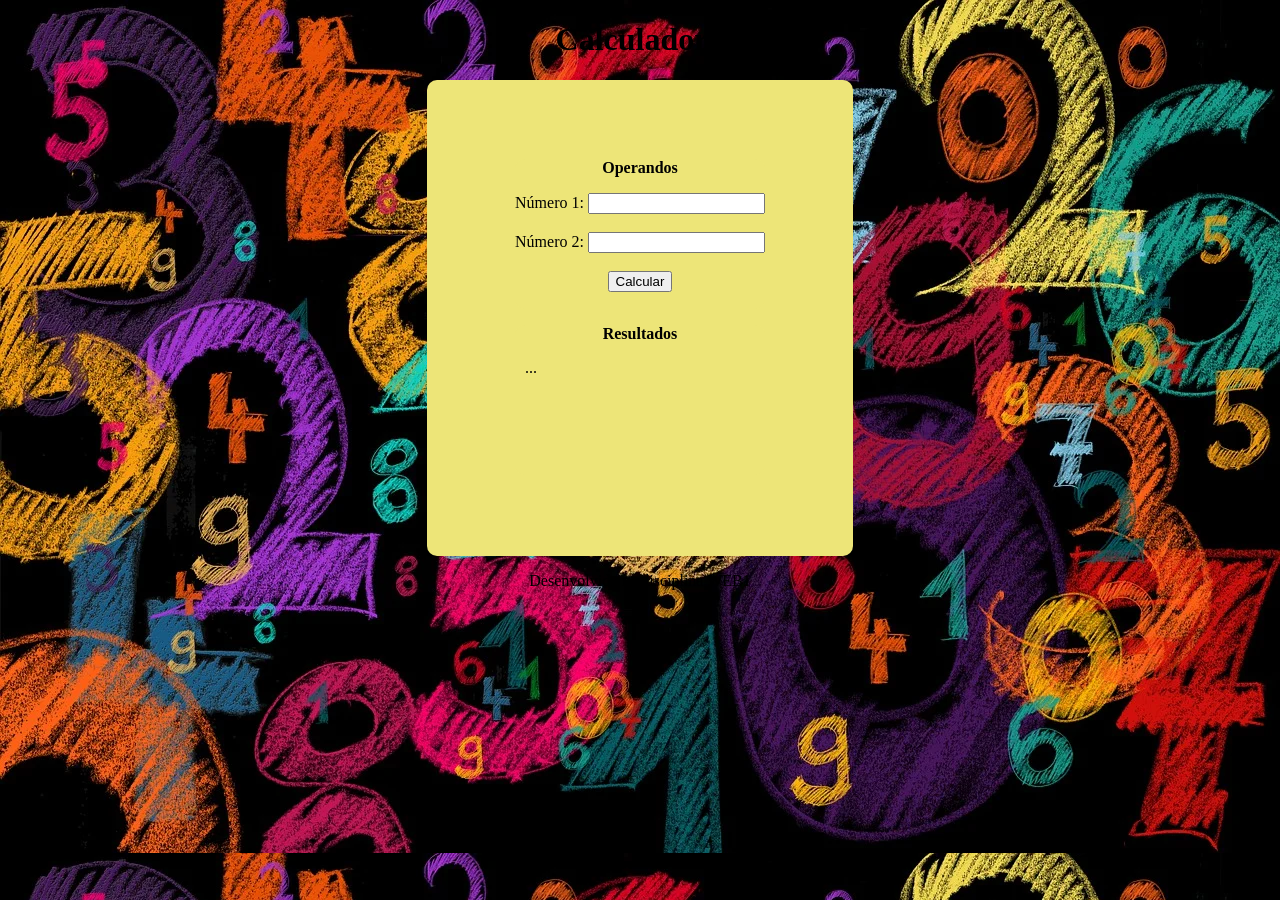
<file: AULA-JS02/index.html>
<!DOCTYPE html>
<html lang="pt-BR">
<head>
    <meta charset="UTF-8">
    <meta name="viewport" content="width=device-width, initial-scale=1.0">
    <title>Calculadora</title>
    <link rel="stylesheet" href="style.css">
</head>
<body>
   
    <header>
        <h1>Calculadora</h1>
    </header>
    <section>
        <div>
            <p><strong>Operandos</strong></p>
            Número 1: <input type="number" id="num1"> <br><br>
            Número 2: <input type="number" id="num2"> <br><br>
            <button onclick="calcular()">Calcular</button>
        </div>
        <div>
            <p><strong>Resultados</strong></p>
            <p id="txtResultado">...</p>
        </div>

    </section>
    <footer>
        <p id="txtRodape">Desenvolvido na disciplina WEB1</p>
    </footer>


    <script src="interacao.js"></script>
</body>
</html>
</file>
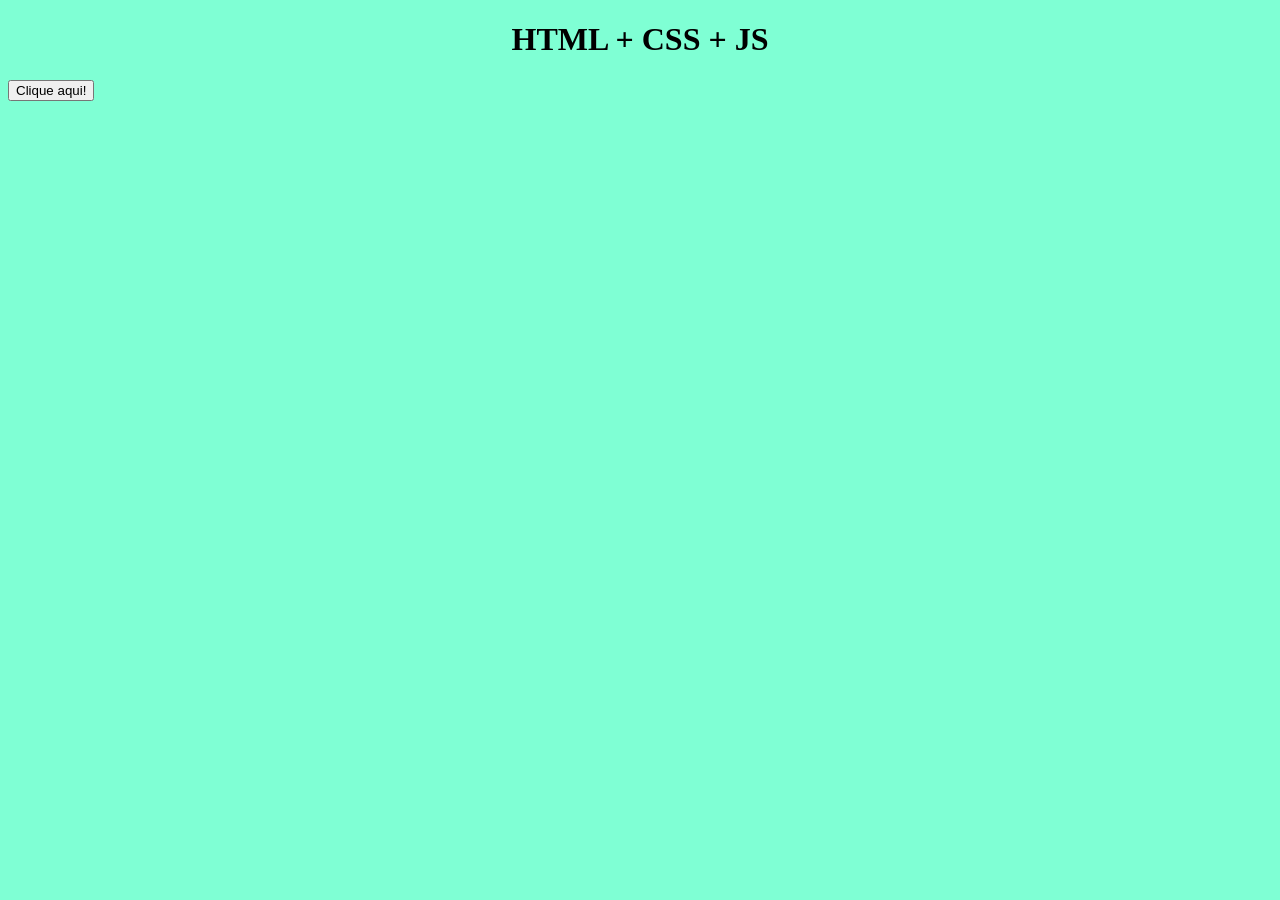
<file: AULA-JS1/index.html>
<!DOCTYPE html>
<html lang="pt-BR">
<head>
    <meta charset="UTF-8">
    <meta name="viewport" content="width=device-width, initial-scale=1.0">
    <title>Primeiro exemplo com JavaScript</title>
    <link rel="stylesheet" href="style.css">
    
</head>
<body>

    <h1>HTML + CSS + JS</h1>
    <button onclick="mensagem()" >Clique aqui!</button>

    <script src="interacao.js"></script>
</body>
</html>
</file>
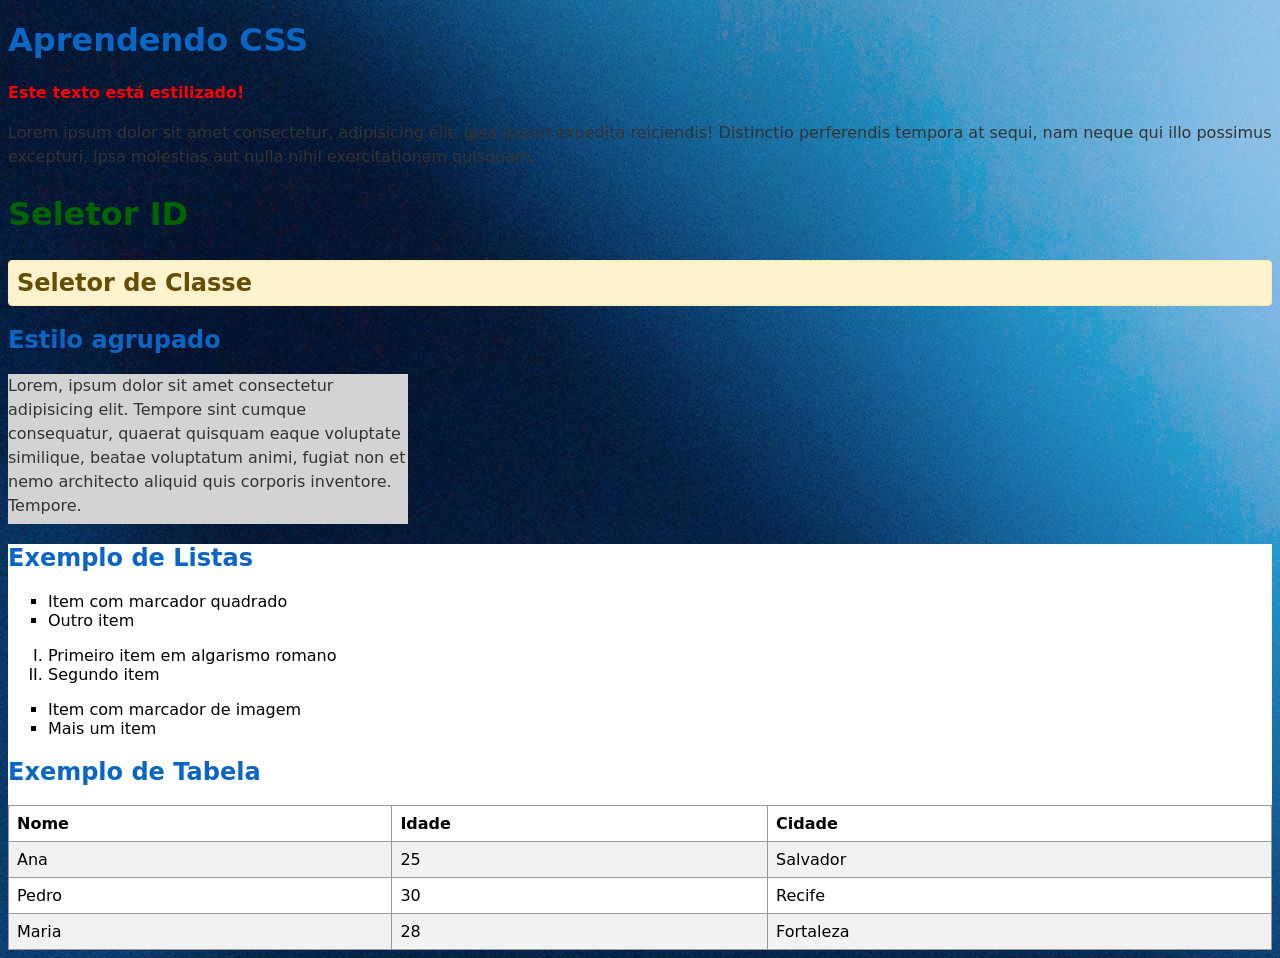
<file: CSS - 01/index.html>
<!DOCTYPE html>
<html lang="pt-BR">
<head>
    <meta charset="UTF-8">
    <meta name="viewport" content="width=device-width, initial-scale=1.0">
    <title>Trabalhando com CSS</title>
    <link rel="stylesheet" href="style.css">
   
</head>
<body>
    <h1>Aprendendo CSS</h1>
    <p style="color: red; font-weight: bold;">Este texto está estilizado!</p>
    <p>Lorem ipsum dolor sit amet consectetur, adipisicing elit. Ipsa ipsam expedita reiciendis! Distinctio perferendis tempora at sequi, nam neque qui illo possimus excepturi, ipsa molestias aut nulla nihil exercitationem quisquam.</p>

    <h2 id="subtitulo">Seletor ID</h2>
    <h2 class="aviso">Seletor de Classe</h2>
    <h2>Estilo agrupado</h2>

    <div class="caixa3">
        <p>Lorem, ipsum dolor sit amet consectetur adipisicing elit. Tempore sint cumque consequatur, quaerat quisquam eaque voluptate similique, beatae voluptatum animi, fugiat non et nemo architecto aliquid quis corporis inventore. Tempore.</p>
    </div>
    
<div>
    <h2>Exemplo de Listas</h2>

    <ul class="lista1">
        <li>Item com marcador quadrado</li>
        <li>Outro item</li>
    </ul>
    <ol class="lista2">
        <li>Primeiro item em algarismo romano</li>
        <li>Segundo item</li>
    </ol>

    <ul class="lista1">
        <li>Item com marcador de imagem</li>
        <li>Mais um item</li>
    </ul>

    <h2>Exemplo de Tabela</h2>

    <table class="tabela">
        <tr>
            <th>Nome</th>
            <th>Idade</th>
            <th>Cidade</th>
        </tr>
        <tr>
            <td>Ana</td>
            <td>25</td>
            <td>Salvador</td>
        </tr>
        <tr>
            <td>Pedro</td>
            <td>30</td>
            <td>Recife</td>
        </tr>
        <tr>
            <td>Maria</td>
            <td>28</td>
            <td>Fortaleza</td>
        </tr>
    </table>
</div>
</body>
</html>
</file>
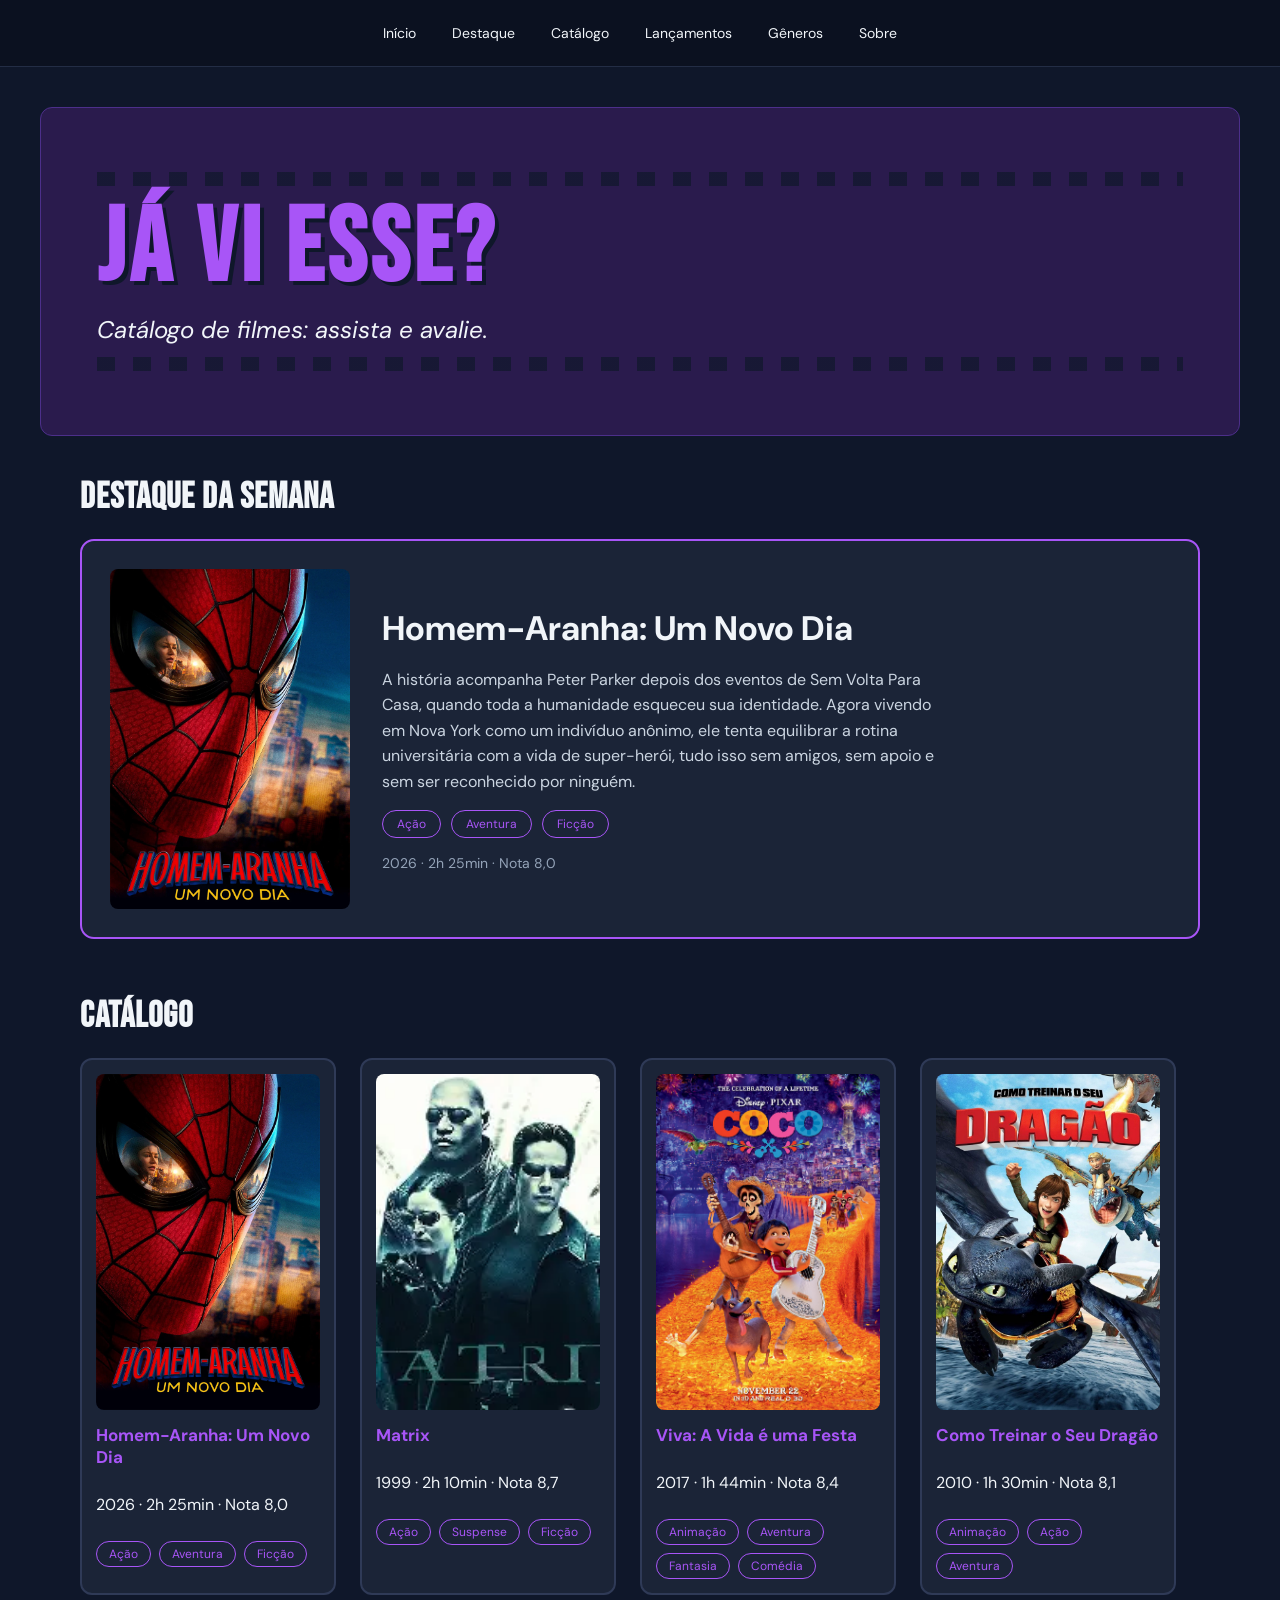
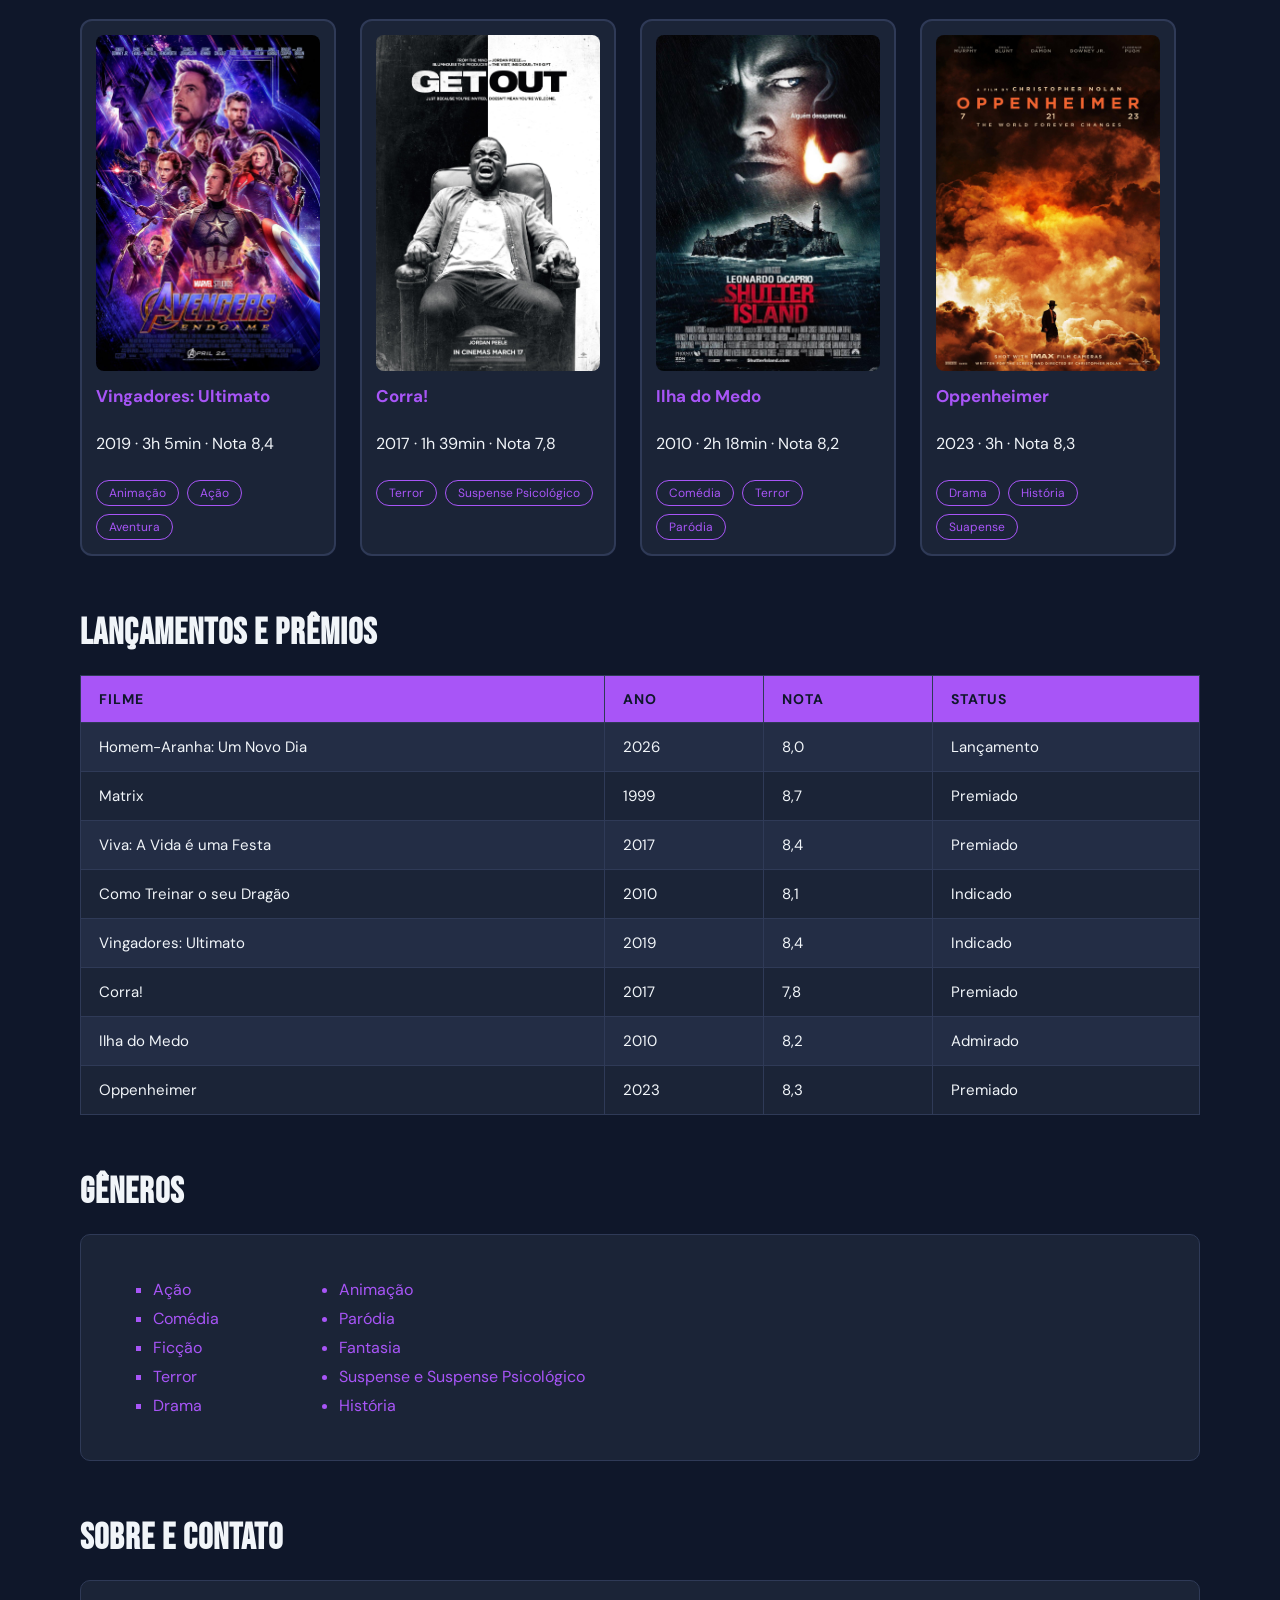
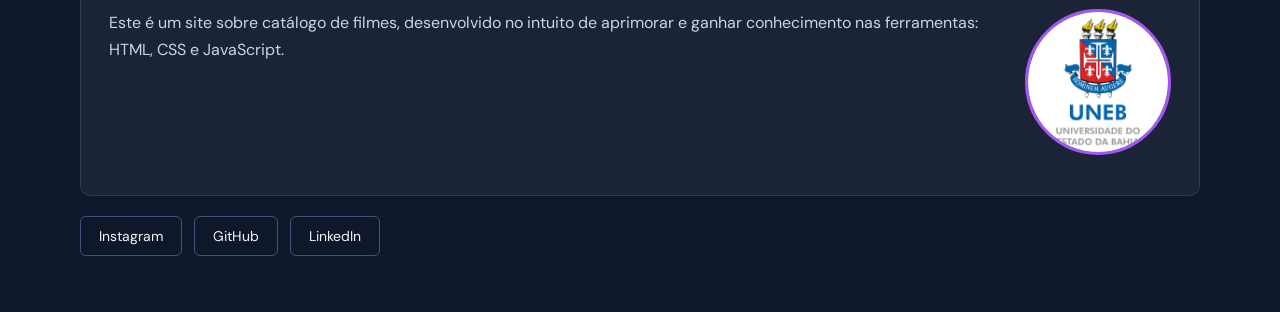
<file: CSS2/index.html>
<!DOCTYPE html>
<html lang="pt-BR">
<head>
    <meta charset="UTF-8">
    <meta name="viewport" content="width=device-width, initial-scale=1.0">
    <title>Já vi esse?</title>
    <link rel="stylesheet" href="style.css">
    <link href="https://fonts.googleapis.com/css2?family=Bebas+Neue&family=DM+Sans:ital,wght@0,400;1,400&display=swap" rel="stylesheet">
</head>
<body>
    <nav class="menu">
        <a href="#inicio">Início</a>
        <a href="#destaque">Destaque</a>
        <a href="#catalogo">Catálogo</a>
        <a href="#lancamentos">Lançamentos</a>
        <a href="#generos">Gêneros</a>
        <a href="#sobre">Sobre</a>
    </nav>
    <header class="banner" id="inicio">
            <div class="tira"></div>
            <h1>JÁ VI ESSE?</h1>
            <h2>Catálogo de filmes: assista e avalie.</h2>
            <div class="tira"></div>
    </header>

    <section class="destaque" id="destaque">
  <h2 class="destaque-titulo">Destaque da Semana</h2>

  <div class="destaque-card">
    <img src="assets/homemaranha.webp" alt="Pôster de Homem-Aranha: Um Novo Dia">

    <div class="destaque-texto">
      <h3>Homem-Aranha: Um Novo Dia</h3>
      <p class="destaque-sinopse">A história acompanha Peter Parker depois dos eventos de Sem Volta Para Casa, quando toda a humanidade esqueceu sua identidade. Agora vivendo em Nova York como um indivíduo anônimo, ele tenta equilibrar a rotina universitária com a vida de super-herói, tudo isso sem amigos, sem apoio e sem ser reconhecido por ninguém.</p>
      <ul class="destaque-generos">
        <li>Ação</li>
        <li>Aventura</li>
        <li>Ficção</li>
      </ul>
        <p class="destaque-detalhes">2026 · 2h 25min · Nota 8,0</p>
    </div>
 </div>
    </section>

   <section class="catalogo" id="catalogo">
  <h2 class="catalogo-titulo">Catálogo</h2>

  <div class="catalogo-grade">

    <div class="catalogo-card">
      <img src="assets/homemaranha.webp" alt="Pôster de Homem-Aranha: Um Novo Dia">
      <h3><a href="https://www.primevideo.com/-/pt/detail/0MH84EJKE2M4I598UISANJRS1X" target="_blank">Homem-Aranha: Um Novo Dia</a></h3>
      <p class="catalogo-detalhes">2026 · 2h 25min · Nota 8,0</p>
      <ul class="catalogo-generos">
        <li>Ação</li>
        <li>Aventura</li>
        <li>Ficção</li>
      </ul>
    </div>

    <div class="catalogo-card">
      <img src="assets/matrix.webp" alt="Pôster de Matrix">
      <h3><a href="https://www.primevideo.com/-/pt/detail/0SC64NC24QA7M9AFWBEK87WWS0/" target="_blank">Matrix</a></h3>
      <p class="catalogo-detalhes">1999 · 2h 10min · Nota 8,7</p>
      <ul class="catalogo-generos">
        <li>Ação</li>
        <li>Suspense</li>
        <li>Ficção</li>
      </ul>
    </div>

    <div class="catalogo-card">
      <img src="assets/viva.jpeg" alt="Pôster de Viva: A Vida é uma Festa">
      <h3><a href="https://www.disneyplus.com/pt-br/browse/entity-ce1ccdca-f468-4960-b67c-026b01ba42ab" target="_blank">Viva: A Vida é uma Festa</a></h3>
      <p class="catalogo-detalhes">2017 · 1h 44min · Nota 8,4</p>
      <ul class="catalogo-generos">
        <li>Animação</li>
        <li>Aventura</li>
        <li>Fantasia</li>
        <li>Comédia</li>
      </ul>
    </div>

    <div class="catalogo-card">
      <img src="assets/comotreinarseudragao.jpg" alt="Pôster de Como Treinar o Seu Dragão">
      <h3><a href="https://www.disneyplus.com/pt-br/browse/entity-ce1ccdca-f468-4960-b67c-026b01ba42ab" target="_blank">Como Treinar o Seu Dragão</a></h3>
      <p class="catalogo-detalhes">2010 · 1h 30min · Nota 8,1</p>
      <ul class="catalogo-generos">
        <li>Animação</li>
        <li>Ação</li>
        <li>Aventura</li>
      </ul>
    </div>

    <div class="catalogo-card">
      <img src="assets/ultimato.jpeg" alt="Pôster de Vingadores Ultimato">
      <h3><a href="https://www.disneyplus.com/pt-br/browse/entity-b39aa962-be56-4b09-a536-98617031717f" target="_blank">Vingadores: Ultimato</a></h3>
      <p class="catalogo-detalhes">2019 · 3h 5min · Nota 8,4</p>
      <ul class="catalogo-generos">
        <li>Animação</li>
        <li>Ação</li>
        <li>Aventura</li>
      </ul>
    </div>

    <div class="catalogo-card">
      <img src="assets/corrafilme.jpeg" alt="Pôster de Corra!">
      <h3><a href="https://www.primevideo.com/-/pt/detail/0I9VQV8TPDEL2MLX080A1JKN6X/" target="_blank">Corra!</a></h3>
      <p class="catalogo-detalhes">2017 · 1h 39min · Nota 7,8</p>
      <ul class="catalogo-generos">
        <li>Terror</li>
        <li>Suspense Psicológico</li>
      </ul>
    </div>

    <div class="catalogo-card">
      <img src="assets/ilhadomedo.jpeg" alt="Pôster de Ilha do Medo">
      <h3><a href="https://www.primevideo.com/-/pt/detail/0INICTQA9DNNLBC8H72QO0J3NZ" target="_blank">Ilha do Medo</a></h3>
      <p class="catalogo-detalhes">2010 · 2h 18min · Nota 8,2</p>
      <ul class="catalogo-generos">
        <li>Comédia</li>
        <li>Terror</li>
        <li>Paródia</li>
      </ul>
    </div>

    <div class="catalogo-card">
      <img src="assets/oppenheimer.jpeg" alt="Pôster de Oppenheimer">
      <h3><a href="https://www.primevideo.com/-/pt/detail/0TQ0HYSFFKAO9W3UUIOMSTPUJ7/" target="_blank">Oppenheimer</a></h3>
      <p class="catalogo-detalhes">2023 · 3h · Nota 8,3</p>
      <ul class="catalogo-generos">
        <li>Drama</li>
        <li>História</li>
        <li>Suapense</li>
      </ul>
    </div>

  </div>
</section>

    <section class="lancamentos" id="lancamentos">
  <h2 class="lancamentos-titulo">Lançamentos e Prêmios</h2>

  <table class="tabela">
      <tr>
        <th>Filme</th>
        <th>Ano</th>
        <th>Nota</th>
        <th>Status</th>
      </tr>
      <tr>
        <td>Homem-Aranha: Um Novo Dia</td>
        <td>2026</td>
        <td>8,0</td>
        <td>Lançamento</td>
      </tr>
      <tr>
        <td>Matrix</td>
        <td>1999</td>
        <td>8,7</td>
        <td>Premiado</td>
      </tr>
      <tr>
        <td>Viva: A Vida é uma Festa</td>
        <td>2017</td>
        <td>8,4</td>
        <td>Premiado</td>
      </tr>
      <tr>
        <td>Como Treinar o seu Dragão</td>
        <td>2010</td>
        <td>8,1</td>
        <td>Indicado</td>
      </tr>
      <tr>
        <td>Vingadores: Ultimato</td>
        <td>2019</td>
        <td>8,4</td>
        <td>Indicado</td>
      </tr>
      <tr>
        <td>Corra!</td>
        <td>2017</td>
        <td>7,8</td>
        <td>Premiado</td>
      </tr>
      <tr>
        <td>Ilha do Medo</td>
        <td>2010</td>
        <td>8,2</td>
        <td>Admirado</td>
      </tr>
      <tr>
        <td>Oppenheimer</td>
        <td>2023</td>
        <td>8,3</td>
        <td>Premiado</td>
      </tr>
  </table>
</section>
    <section class="generos" id="generos">
  <h2 class="generos-titulo">Gêneros</h2>

  <div class="generos-caixa">
    <ul class="lista-quadrado">
      <li>Ação</li>
      <li>Comédia</li>
      <li>Ficção</li>
      <li>Terror</li>
      <li>Drama</li>
    </ul>

    <ul class="lista-bolinha">
      <li>Animação</li>
      <li>Paródia</li>
      <li>Fantasia</li>
      <li>Suspense e Suspense Psicológico</li>
      <li>História</li>
    </ul>
  </div>
</section>
    <section class="sobre" id="sobre">
  <h2 class="sobre-titulo">Sobre e Contato</h2>

  <div class="sobre-caixa">
    <img src="assets/logouneb.png" alt="Logo da UNEB" class="sobre-imagem">
    <p>
      Este é um site sobre catálogo de filmes, desenvolvido no intuito de aprimorar e ganhar conhecimento nas ferramentas: HTML, CSS e JavaScript.
    </p>
  </div>

  <div class="sobre-redes">
    <a href="https://instagram.com/isaac010._" target="_blank" rel="noopener noreferrer">Instagram</a>
    <a href="https://github.com/isaacsantanapessoa" target="_blank" rel="noopener noreferrer">GitHub</a>
    <a href="https://linkedin.com/in/Isaac Santana Pessoa" target="_blank" rel="noopener noreferrer">LinkedIn</a>
  </div>
</section>
</body>
</html>
</file>
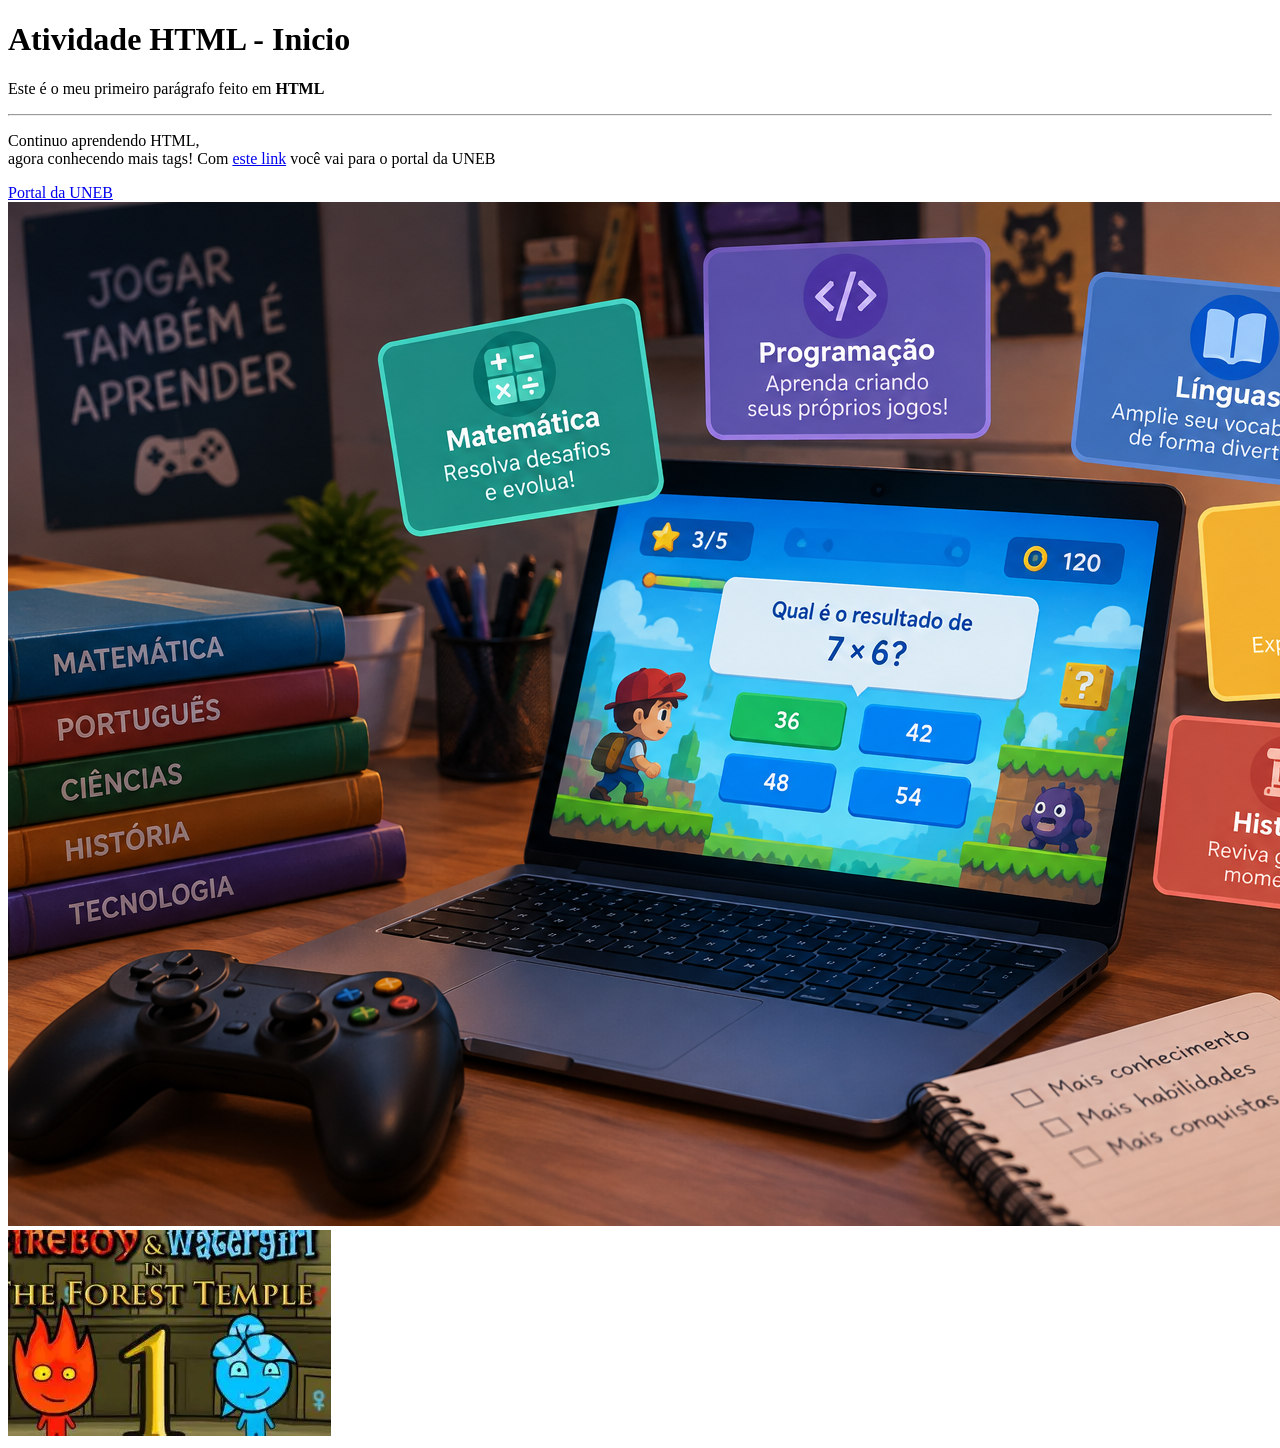
<file: html01/index.html>
<!DOCTYPE html>
<html lang="pt-BR">
  <head>
    <meta charset="UTF-8" />
    <meta name="viewport" content="width=device-width,
     initial-scale=1.0" />
    <title>Atividade HTML 01</title>
  </head>
  <body>
    <h1>Atividade HTML - Inicio</h1>
    <div>
        <p>Este é o meu primeiro parágrafo feito em <strong>HTML</strong></p>
        <hr> 
        <p>Continuo aprendendo HTML, <br>agora conhecendo mais tags! Com <a href="https://portal.uneb.br/" target="_blank">este link</a> você vai para o portal da UNEB</p>
    </div>
    <a href="https://portal.uneb.br/" target="_blank">Portal da UNEB</a>

    <img src="assets/game.png" alt="Imagem que representa um jogo" />
    <img src="[data-uri]" alt="Imagem que representa um jogo da web" />
  </body>
</html>
</file>
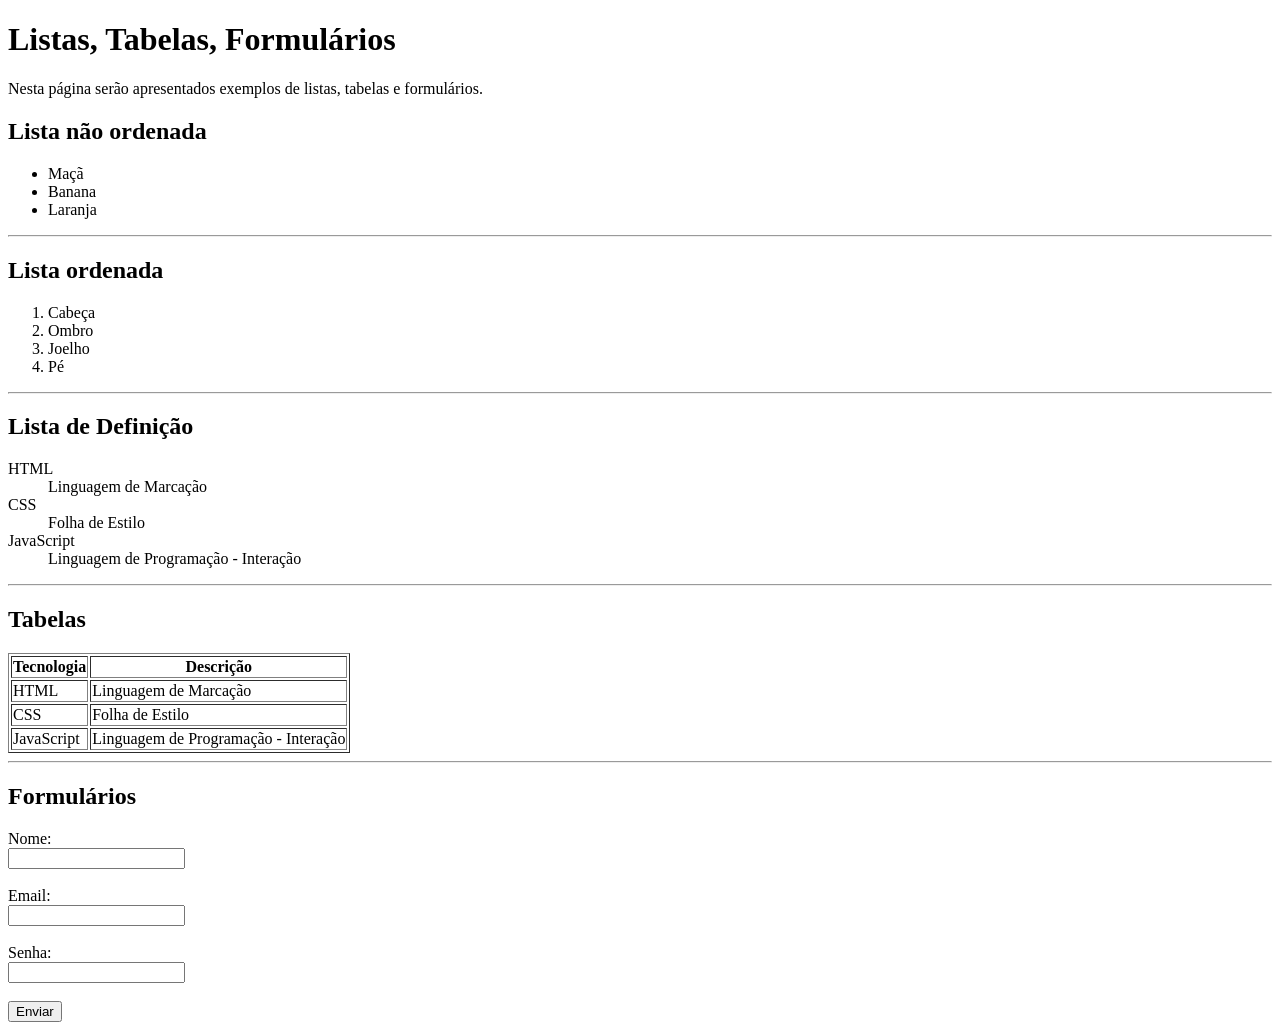
<file: html02/index.html>
<!DOCTYPE html>
<html lang="pt-BR">
<head>
    <meta charset="UTF-8">
    <meta name="viewport" content="width=device-width, initial-scale=1.0">
    <title>HTML 02 - Listas, Tabelas, Formulários</title>
</head>
<body>
    <h1>Listas, Tabelas, Formulários</h1>
    <p>Nesta página serão apresentados exemplos de listas, tabelas e formulários.</p>
    <h2>Lista não ordenada</h2>
    <ul>
        <li>Maçã</li>
        <li>Banana</li>
        <li>Laranja</li>
    </ul>
    <hr>
    <h2>Lista ordenada</h2>
    <ol>
        <li>Cabeça</li>
        <li>Ombro</li>
        <li>Joelho</li>
        <li>Pé</li>
    </ol>
    <hr>
    <h2>Lista de Definição</h2>
    <dl>
        <dt>HTML</dt>
        <dd>Linguagem de Marcação</dd>
        <dt>CSS</dt>
        <dd>Folha de Estilo</dd>
        <dt>JavaScript</dt>
        <dd>Linguagem de Programação - Interação</dd>
    </dl>
    <hr>
    <h2>Tabelas</h2>
        <table border="1">
            <tr>
                <th>Tecnologia</th>
                <th>Descrição</th>
            </tr>
            <tr>
                <td>HTML</td>
                <td>Linguagem de Marcação</td>
            </tr>
            <tr>
                <td>CSS</td>
                <td>Folha de Estilo</td>

            </tr>
            <tr>
                <td>JavaScript</td>
                <td>Linguagem de Programação - Interação</td>
            </tr>
        </table>
    <hr>
    <h2>Formulários</h2>
    <form action="#" method="post">
        <label for="nome">Nome:</label><br>
        <input type="text" id="nome" name="nome"><br><br>

        <label for="email">Email:</label><br>
        <input type="email" id="email" name="email"><br><br>

        <label for="senha">Senha:</label><br>
        <input type="password" id="senha" name="senha"><br><br>

        <input type="submit" value="Enviar">
    </form>

</body>
</html>
</file>
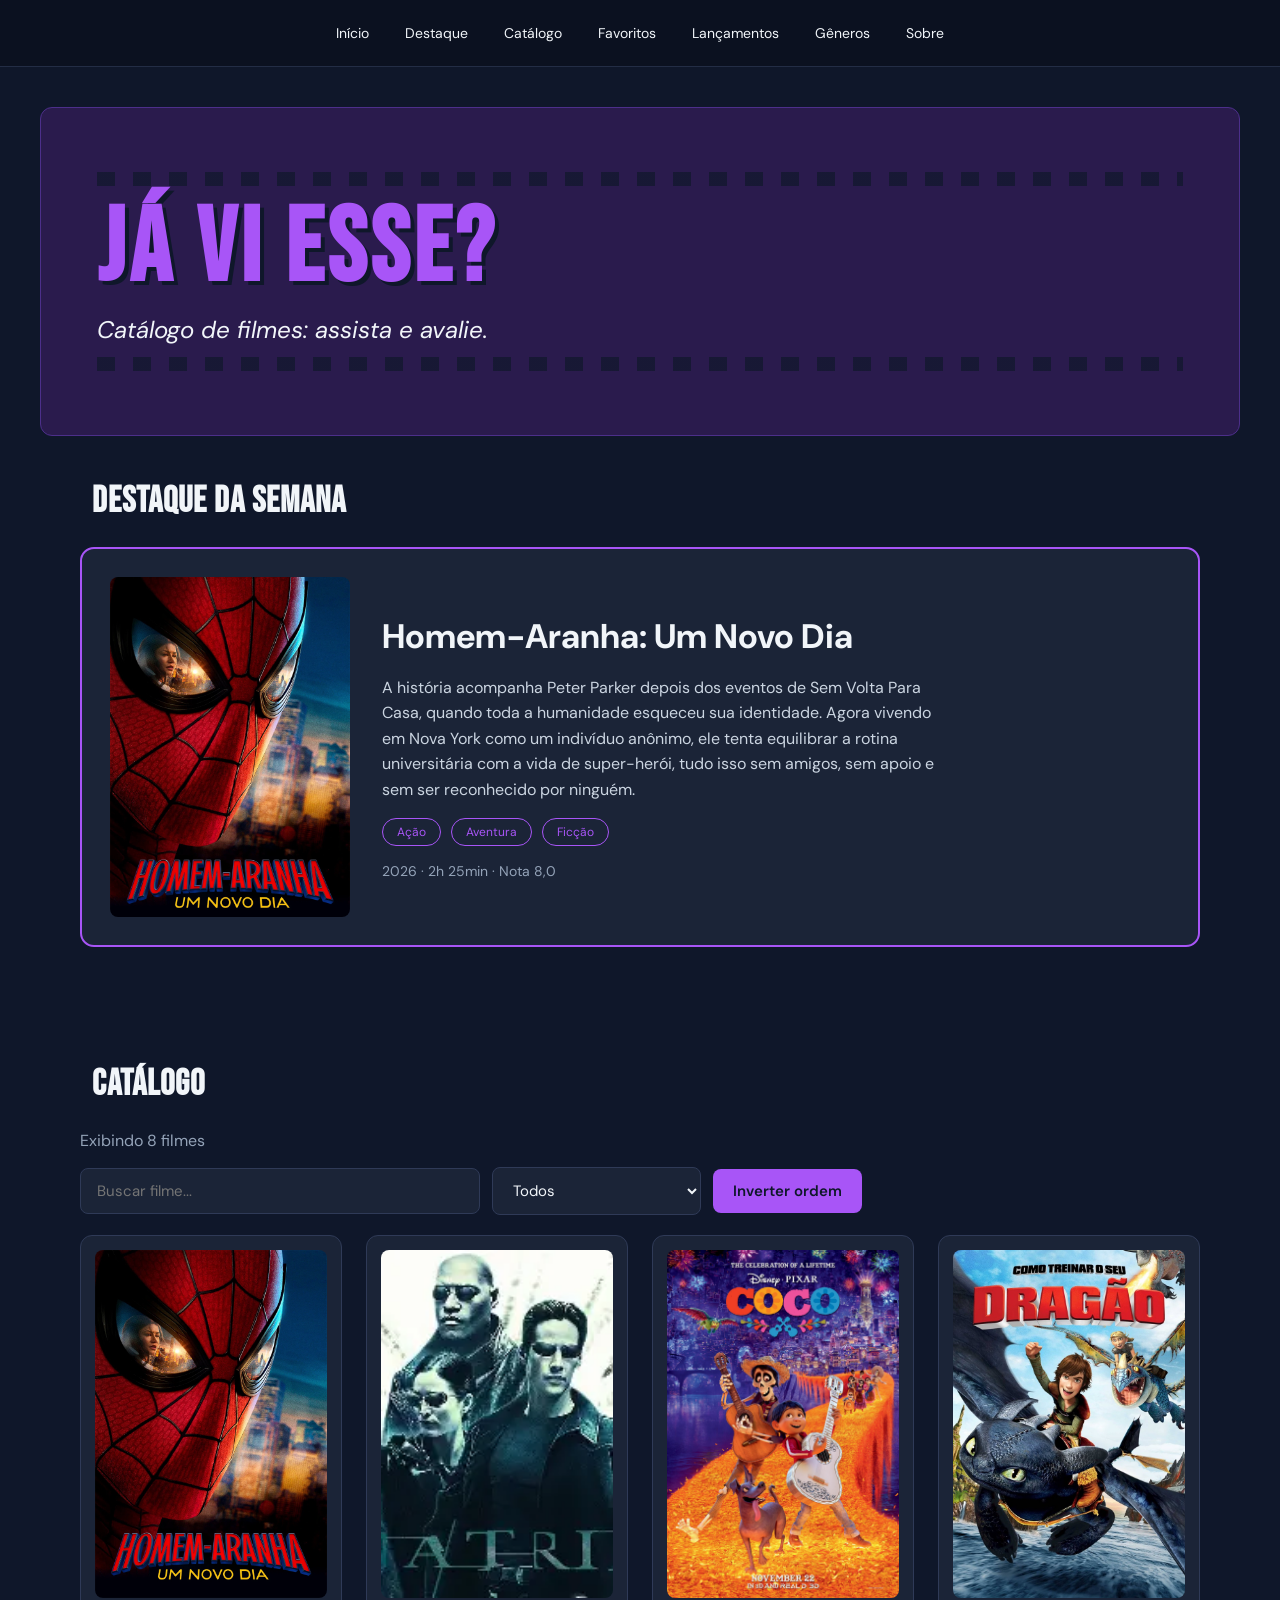
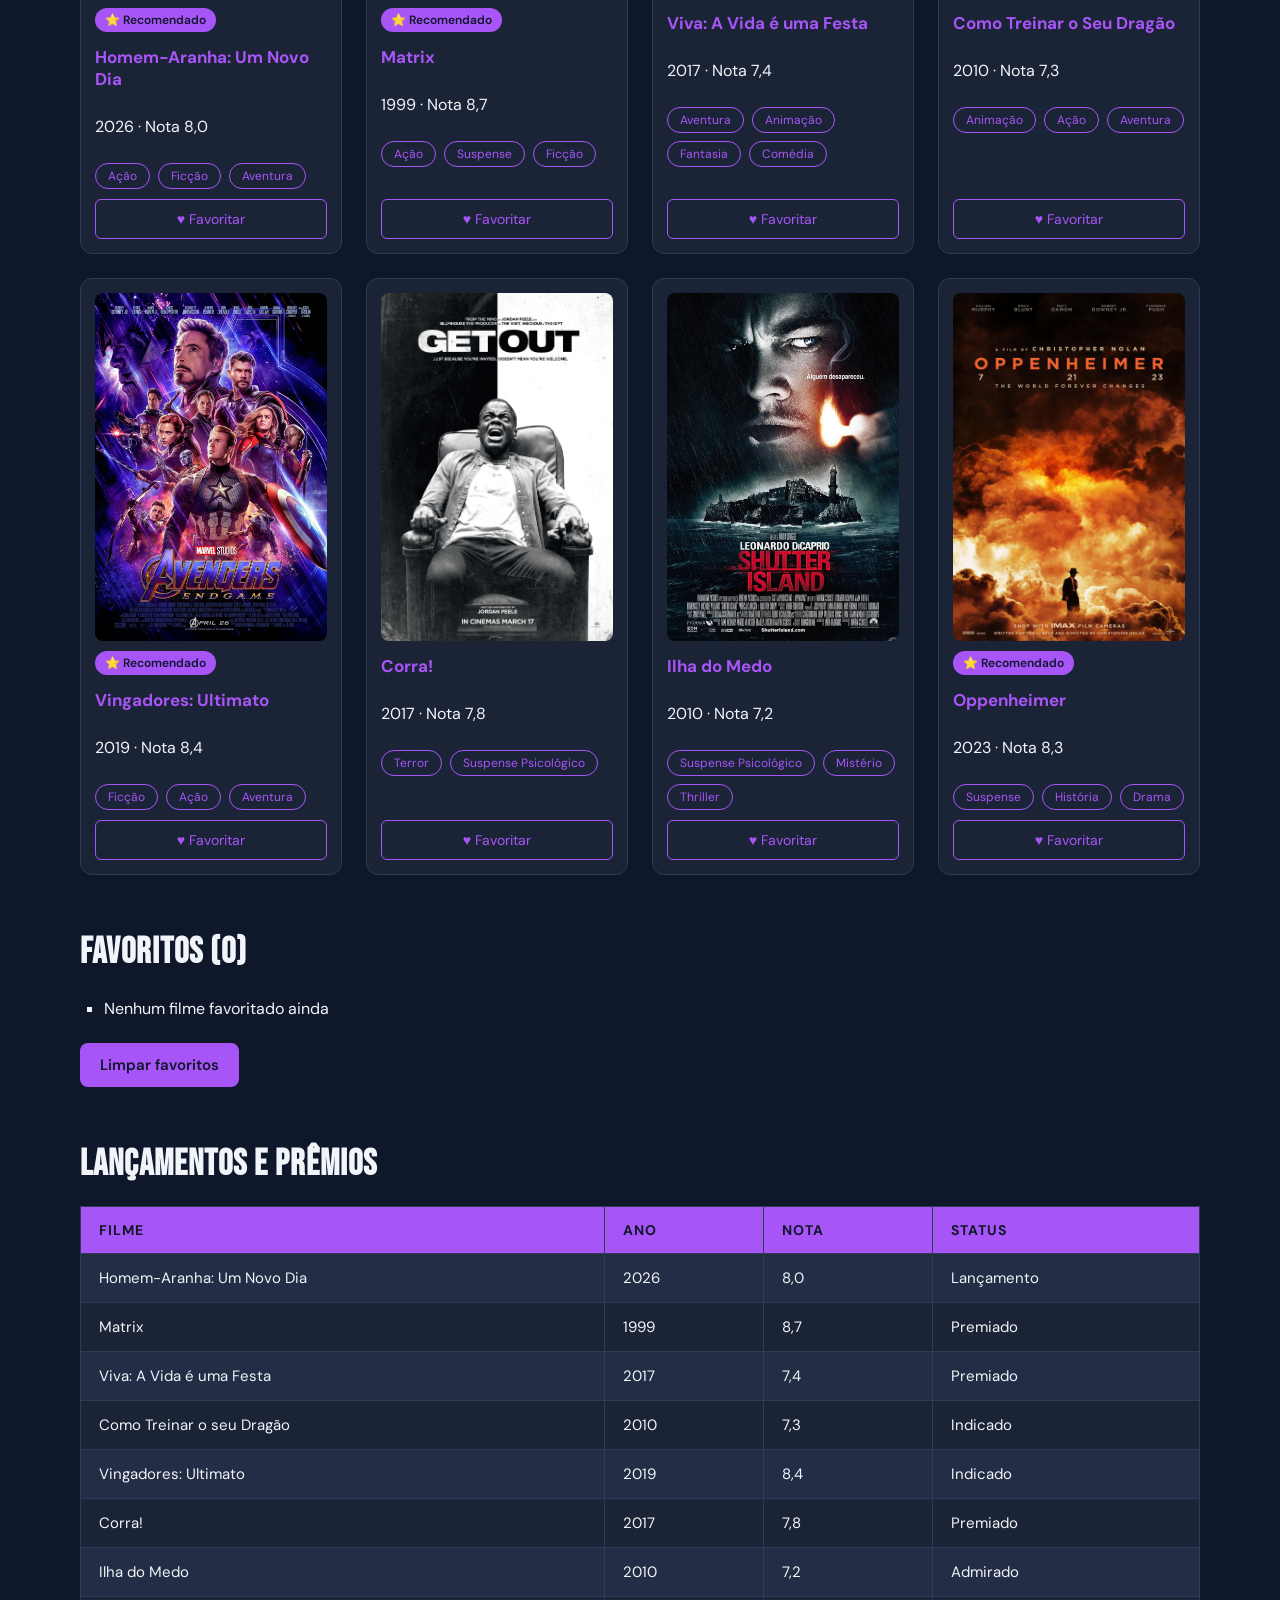
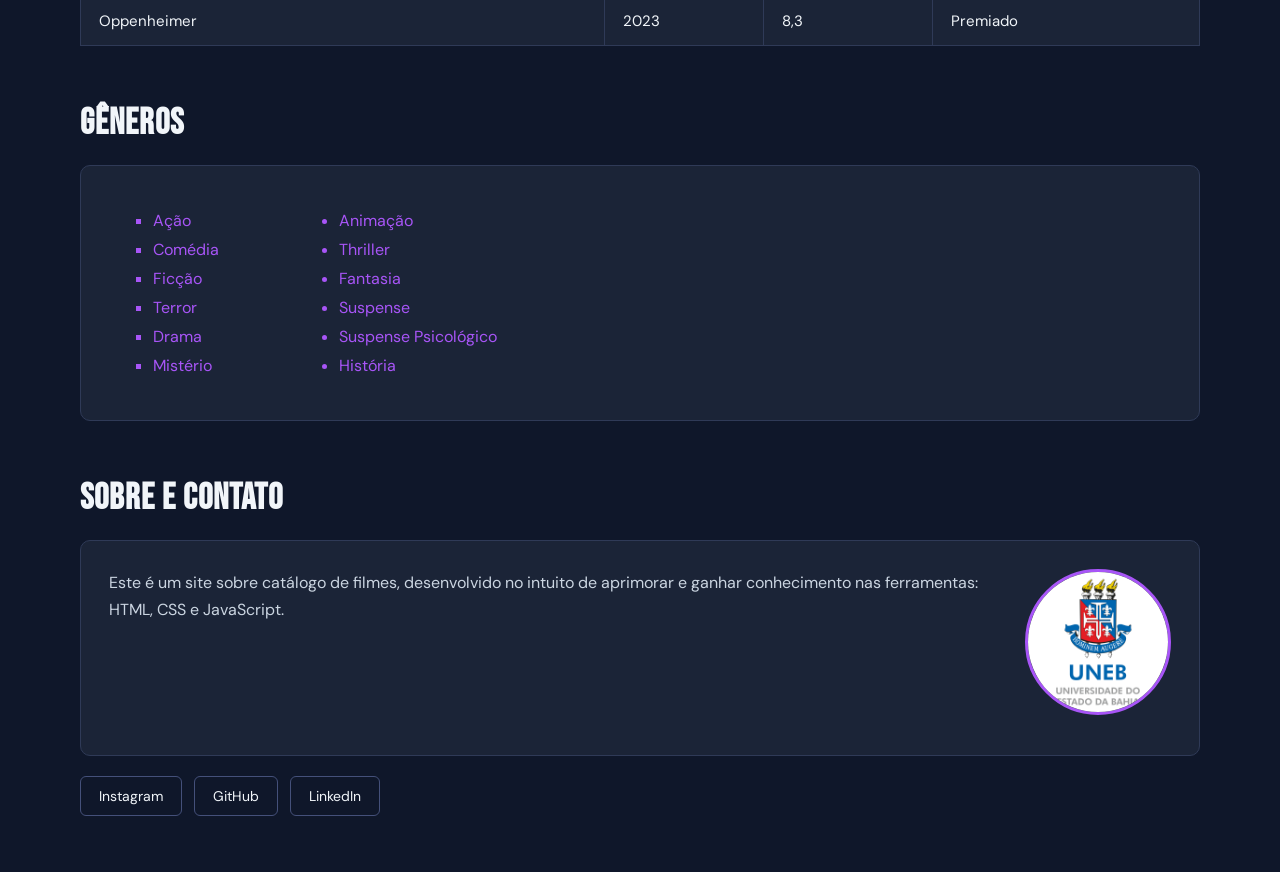
<file: JS1/index.html>
<!DOCTYPE html>
<html lang="pt-BR">
<head>
    <meta charset="UTF-8">
    <meta name="viewport" content="width=device-width, initial-scale=1.0">
    <title>Já vi esse?</title>
    <link rel="stylesheet" href="style.css">
    <link rel="preconnect" href="https://fonts.googleapis.com">
    <link rel="preconnect" href="https://fonts.gstatic.com" crossorigin>
    <link href="https://fonts.googleapis.com/css2?family=Bebas+Neue&family=DM+Sans:ital,wght@0,400;0,600;1,400&display=swap" rel="stylesheet">
</head>
<body>
    <nav class="menu">
        <a href="#inicio">Início</a>
        <a href="#destaque">Destaque</a>
        <a href="#catalogo">Catálogo</a>
        <a href="#favoritos">Favoritos</a>
        <a href="#lancamentos">Lançamentos</a>
        <a href="#generos">Gêneros</a>
        <a href="#sobre">Sobre</a>
    </nav>
    <header class="banner" id="inicio">
            <div class="tira"></div>
            <h1>JÁ VI ESSE?</h1>
            <h2>Catálogo de filmes: assista e avalie.</h2>
            <div class="tira"></div>
    </header>

    <section class="destaque" id="destaque">
  <h2 class="destaque-titulo">Destaque da Semana</h2>

  <div class="destaque-card">
    <img src="assets/homemaranha.webp" alt="Pôster de Homem-Aranha: Um Novo Dia">

    <div class="destaque-texto">
      <h3>Homem-Aranha: Um Novo Dia</h3>
      <p class="destaque-sinopse">A história acompanha Peter Parker depois dos eventos de Sem Volta Para Casa, quando toda a humanidade esqueceu sua identidade. Agora vivendo em Nova York como um indivíduo anônimo, ele tenta equilibrar a rotina universitária com a vida de super-herói, tudo isso sem amigos, sem apoio e sem ser reconhecido por ninguém.</p>
      <ul class="destaque-generos">
        <li>Ação</li>
        <li>Aventura</li>
        <li>Ficção</li>
      </ul>
        <p class="destaque-detalhes">2026 · 2h 25min · Nota 8,0</p>
    </div>
 </div>
    </section>

  <div class="catalogo-topo">
    <h2 class="catalogo-titulo">Catálogo</h2>
    <p class="catalogo-contador">Exibindo <span id="contador">0</span> filmes</p>

    <div class="catalogo-controles">
    <input type="text" id="busca" placeholder="Buscar filme...">

    <select id="filtro-genero">
      <option value="todos">Todos</option>
      <option value="Ação">Ação</option>
      <option value="Animação">Animação</option>
      <option value="Aventura">Aventura</option>
      <option value="Comédia">Comédia</option>
      <option value="Drama">Drama</option>
      <option value="Fantasia">Fantasia</option>
      <option value="Ficção">Ficção</option>
      <option value="História">História</option>
      <option value="Mistério">Mistério</option>
      <option value="Suspense">Suspense</option>
      <option value="Suspense Psicológico">Suspense Psicológico</option>
      <option value="Terror">Terror</option>
      <option value="Thriller">Thriller</option>
    </select>

    <button id="btn-inverter">Inverter ordem</button>
  </div>
</div>

<section id="catalogo"></section>

  
<section class="favoritos" id="favoritos">
  <h2 class="favoritos-titulo">Favoritos (<span id="contador-favoritos">0</span>)</h2>
  <ul id="lista-favoritos"></ul>
  <button id="btn-limpar">Limpar favoritos</button>
</section>


    <section class="lancamentos" id="lancamentos">
  <h2 class="lancamentos-titulo">Lançamentos e Prêmios</h2>

  <table class="tabela">
      <tr>
        <th>Filme</th>
        <th>Ano</th>
        <th>Nota</th>
        <th>Status</th>
      </tr>
      <tr>
        <td>Homem-Aranha: Um Novo Dia</td>
        <td>2026</td>
        <td>8,0</td>
        <td>Lançamento</td>
      </tr>
      <tr>
        <td>Matrix</td>
        <td>1999</td>
        <td>8,7</td>
        <td>Premiado</td>
      </tr>
      <tr>
        <td>Viva: A Vida é uma Festa</td>
        <td>2017</td>
        <td>7,4</td>
        <td>Premiado</td>
      </tr>
      <tr>
        <td>Como Treinar o seu Dragão</td>
        <td>2010</td>
        <td>7,3</td>
        <td>Indicado</td>
      </tr>
      <tr>
        <td>Vingadores: Ultimato</td>
        <td>2019</td>
        <td>8,4</td>
        <td>Indicado</td>
      </tr>
      <tr>
        <td>Corra!</td>
        <td>2017</td>
        <td>7,8</td>
        <td>Premiado</td>
      </tr>
      <tr>
        <td>Ilha do Medo</td>
        <td>2010</td>
        <td>7,2</td>
        <td>Admirado</td>
      </tr>
      <tr>
        <td>Oppenheimer</td>
        <td>2023</td>
        <td>8,3</td>
        <td>Premiado</td>
      </tr>
  </table>
</section>
    <section class="generos" id="generos">
  <h2 class="generos-titulo">Gêneros</h2>

  <div class="generos-caixa">
    <ul class="lista-quadrado">
      <li>Ação</li>
      <li>Comédia</li>
      <li>Ficção</li>
      <li>Terror</li>
      <li>Drama</li>
      <li>Mistério</li>
    </ul>

    <ul class="lista-bolinha">
      <li>Animação</li>
      <li>Thriller</li>
      <li>Fantasia</li>
      <li>Suspense</li>
      <li>Suspense Psicológico</li>
      <li>História</li>
    </ul>
  </div>
</section>
    <section class="sobre" id="sobre">
  <h2 class="sobre-titulo">Sobre e Contato</h2>

  <div class="sobre-caixa">
    <img src="assets/logouneb.png" alt="Logo da UNEB" class="sobre-imagem">
    <p>
      Este é um site sobre catálogo de filmes, desenvolvido no intuito de aprimorar e ganhar conhecimento nas ferramentas: HTML, CSS e JavaScript.
    </p>
  </div>

  <div class="sobre-redes">
    <a href="https://instagram.com/isaac010._" target="_blank" rel="noopener noreferrer">Instagram</a>
    <a href="https://github.com/isaacsantanapessoa" target="_blank" rel="noopener noreferrer">GitHub</a>
    <a href="https://www.linkedin.com/in/isaac-santana-pessoa-a772a6400/?isSelfProfile=true" target="_blank" rel="noopener noreferrer">LinkedIn</a>
  </div>
</section>
<script src="script.js"></script>
</body>
</html>
</file>
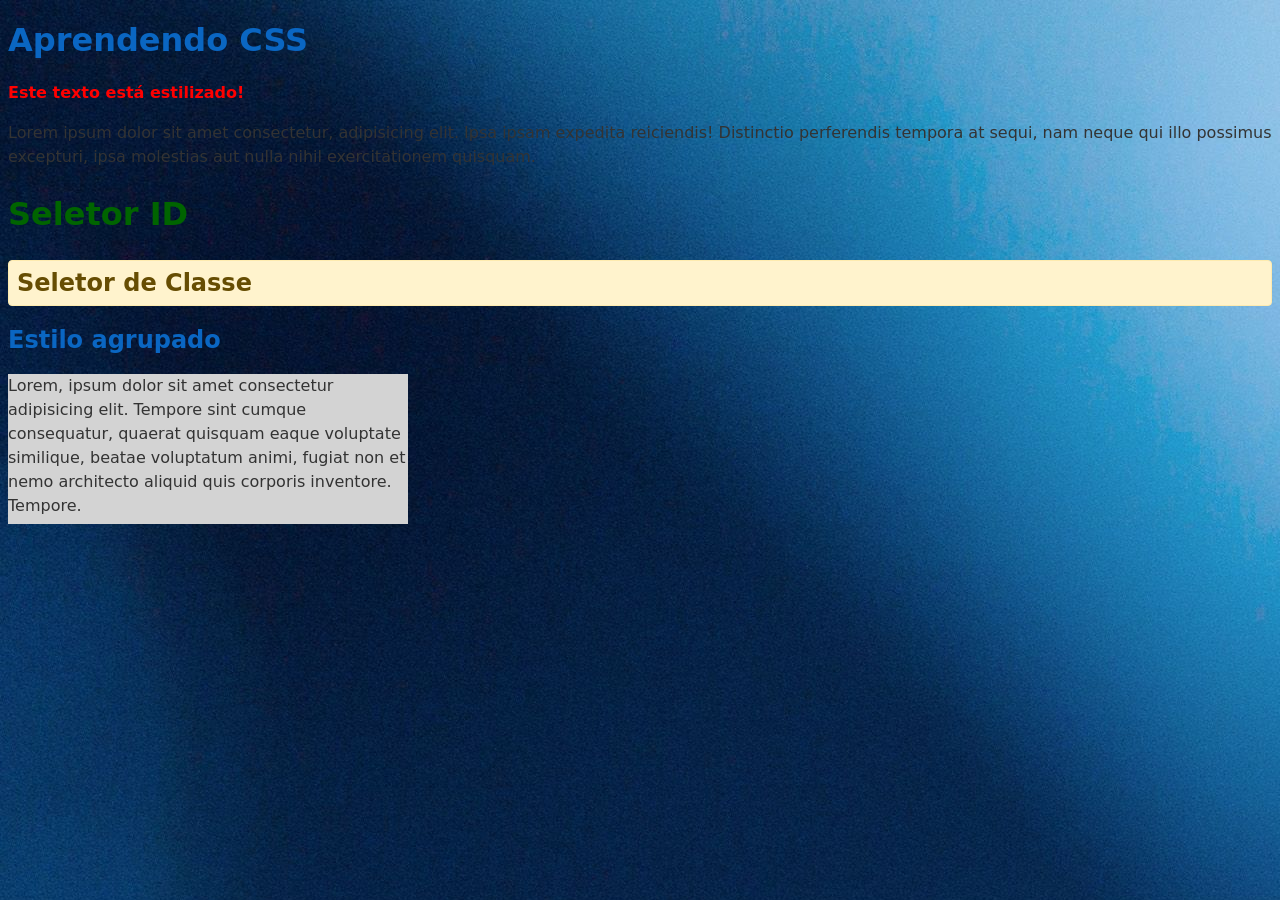
<file: CSS - 01/etapa 1/index.html>
<!DOCTYPE html>
<html lang="pt-BR">
<head>
    <meta charset="UTF-8">
    <meta name="viewport" content="width=device-width, initial-scale=1.0">
    <title>Trabalhando com CSS</title>
    <link rel="stylesheet" href="style.css">
   
</head>
<body>
    <h1>Aprendendo CSS</h1>
    <p style="color: red; font-weight: bold;">Este texto está estilizado!</p>
    <p>Lorem ipsum dolor sit amet consectetur, adipisicing elit. Ipsa ipsam expedita reiciendis! Distinctio perferendis tempora at sequi, nam neque qui illo possimus excepturi, ipsa molestias aut nulla nihil exercitationem quisquam.</p>

    <h2 id="subtitulo">Seletor ID</h2>
    <h2 class="aviso">Seletor de Classe</h2>
    <h2>Estilo agrupado</h2>

    <div class="caixa3">
        <p>Lorem, ipsum dolor sit amet consectetur adipisicing elit. Tempore sint cumque consequatur, quaerat quisquam eaque voluptate similique, beatae voluptatum animi, fugiat non et nemo architecto aliquid quis corporis inventore. Tempore.</p>
    </div>
    

</body>
</html>
</file>
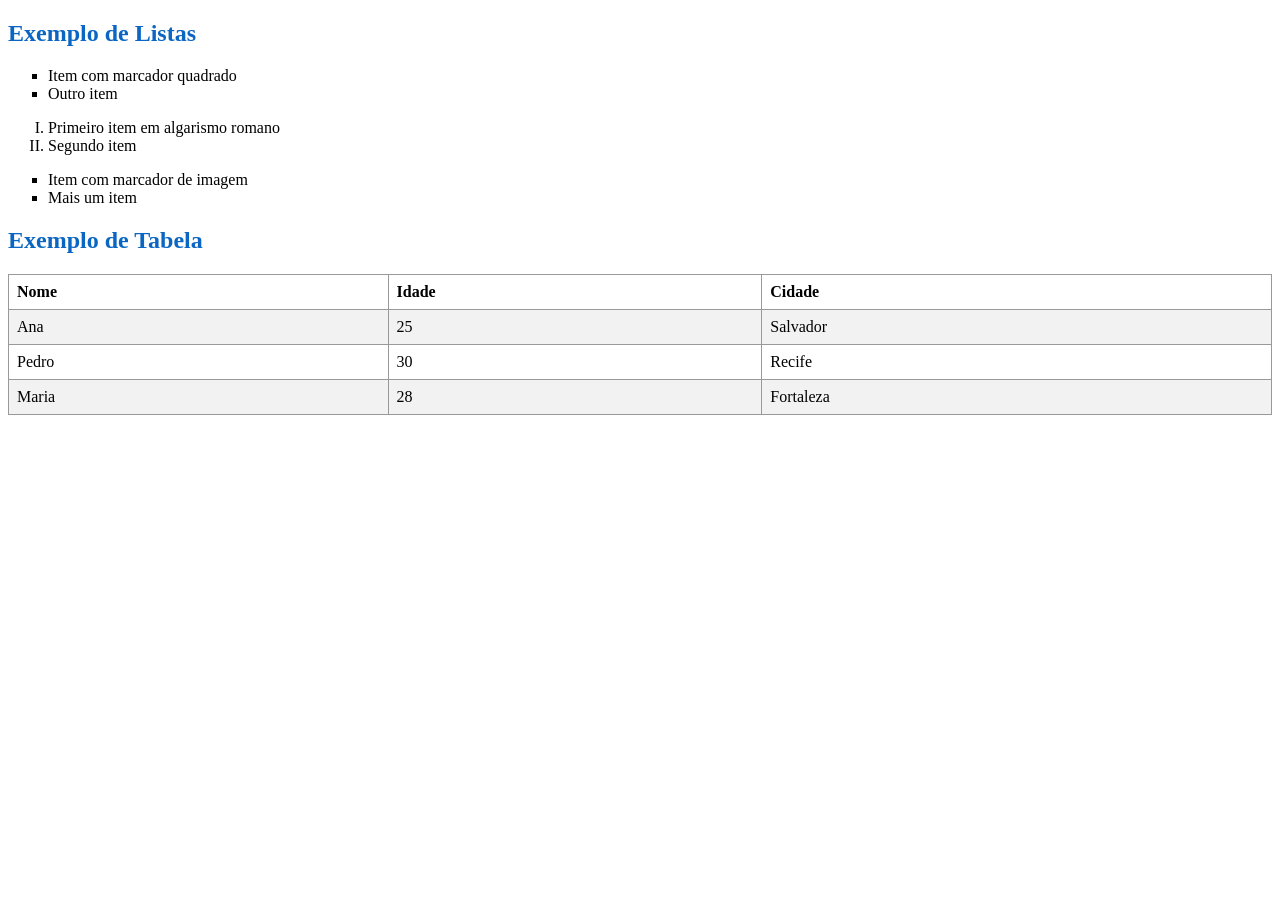
<file: CSS - 01/etapa 2/index.html>
<!DOCTYPE html>
<html lang="pt-BR">
<head>
    <meta charset="UTF-8">
    <meta name="viewport" content="width=device-width, initial-scale=1.0">
    <title>CSS em Listas e Tabelas</title>
    <link rel="stylesheet" href="style.css">
</head>
<body>
    <div>
    <h2>Exemplo de Listas</h2>

    <ul class="lista1">
        <li>Item com marcador quadrado</li>
        <li>Outro item</li>
    </ul>
    <ol class="lista2">
        <li>Primeiro item em algarismo romano</li>
        <li>Segundo item</li>
    </ol>

    <ul class="lista1">
        <li>Item com marcador de imagem</li>
        <li>Mais um item</li>
    </ul>

    
    <h2>Exemplo de Tabela</h2>

    <table class="tabela">
        <tr>
            <th>Nome</th>
            <th>Idade</th>
            <th>Cidade</th>
        </tr>
        <tr>
            <td>Ana</td>
            <td>25</td>
            <td>Salvador</td>
        </tr>
        <tr>
            <td>Pedro</td>
            <td>30</td>
            <td>Recife</td>
        </tr>
        <tr>
            <td>Maria</td>
            <td>28</td>
            <td>Fortaleza</td>
        </tr>
    </table>
</div>
</body>
</html>
</file>
<file: AULA-JS02/style.css>
body {
    background-image: url("assets/calculadora.jpg");
}
h1{
    text-align: center;
}
section{
    background-color: rgb(237, 229, 120);
    width: 300px;
    height: 350px;
    padding: 5%;
    margin: auto;
    border-radius: 10px;
}
div{
    background-color: rgb(237, 229, 120);
    text-align: center;
    border-radius: 10px;
    height: 150px;
    width: 250px;
    margin: auto;
}
#txtRodape {
    text-align: center;
}
#txtResultado {
    text-align: left;
    padding-left: 10px;
}
</file>
<file: AULA-JS1/style.css>
body {
            background-color: aquamarine;
        }
        h1 {
            font-size: 24 px;
            text-align: center;
        }
</file>
<file: CSS - 01/style.css>
body {
            background-color: peachpuff;
            background-image: url("assets/back01.jpg");
            background-repeat: no-repeat;
            
            font-family: system-ui, -apple-system, BlinkMacSystemFont, 'Segoe UI', Roboto, Oxygen, Ubuntu, Cantarell, 'Open Sans', 'Helvetica Neue', sans-serif;

        }
        h1,h2 {
            color: #0a66c2;
        }
        p {
            color: #333;
            line-height: 1.5;
        }

        #subtitulo {
            color: darkgreen;
            font-size: 2rem;
        }
        
        .aviso {
            background: #fff3cd;
            color: #664d03;
            padding: 8px;
            border: 1px solid #feebaf;
            border-radius: 4px;
        }

        .caixa3 {
            width: 400px;
            min-height: 150px;
            max-width: 100%;
            background: lightgray;
        }

div {
background-color: white;
        
.lista1 {
    list-style-type: square;
    /*marcador quadrado*/
}

.lista2 {
    list-style-type: upper-roman;
    /*algarismos romanos*/
}

.lista3 {
    list-style-image: url("assets/icone.png");
    /* marcador com imagem*/

}

.tabela {
    border-collapse: collapse; /*une bordas adjascentes*/
    width: 100%;
}

.tabela th, .tabela td {
    border: 1px solid #999;
    padding: 8px;
    text-align: left;
}

.tabela tr:nth-child(even) {
    background-color: #f2f2f2; /*linhas alternadas*/
}
}
</file>
<file: CSS2/style.css>
/*Estilização referente ao plano de fundo do site*/
body {
  margin: 0;
  background-color: #0F172A;
  font-family: 'DM Sans', sans-serif;
  color: #F1F5F9;
}
/*Background do título e subtítulo do catálogo*/
.banner {
    background-color: #2A1B4D;
    border: 1px solid #4C2F8A;
    border-radius: 12px;
    padding: 64px 56px;
    margin: 40px;
    gap: 12px;
    display: flex;
    flex-direction: column;
    
}
/*Card relacionado ao nome do catálogo*/
.banner h1 {
  font-family: 'Bebas Neue', Impact, sans-serif;
  font-size: 104px;
  letter-spacing: 4px;
  line-height: 1;
  margin: 0;
  color: rgb(168, 85, 247);               
  text-shadow: 4px 4px 0 rgb(15, 23, 42); 
}
/* Subtitulo abaixo do nome do catálogo*/
.banner h2 {
  font-size: 24px;
  font-weight: 400;
  font-style: italic;
  color: #F1F5F9;
  margin: 0;
}
/* Tiras de rolo de filme (os quadradinhos) */
.tira {
  height: 14px;
  background: repeating-linear-gradient(
    90deg,
    #0F172A 0 18px,
    transparent 18px 36px
  );
  opacity: 0.7;
}
/*Serve para afastar o conteúdo da seção das bordas da tela*/
.destaque {
  padding: 0 80px;
}
/*Estilização do nome "destaque da semana"*/
.destaque-titulo {
  margin: 0 0 20px;
  font-family: 'Bebas Neue', Impact, sans-serif;
  font-size: 36px;
  letter-spacing: 1px;
  color: #F1F5F9;
}
/*Estilização do card do destaque*/
.destaque-card {
  display: flex;
  gap: 32px;
  padding: 28px;
  background-color: #1B2437;
  border: 2px solid #A855F7;
  border-radius: 14px;
}
/*Formatação da imagem relacionada ao card*/
.destaque-card img {
  width: 240px;
  height: 340px;
  object-fit: cover;
  border-radius: 8px;
  flex-shrink: 0;
}
/*É a classe que agrupa todo o texto do card*/
.destaque-texto {
  display: flex;
  flex-direction: column;
  justify-content: center;
  gap: 16px;
}
/*Estilização do nome do filme*/
.destaque-texto h3 {
  margin: 0;
  font-size: 34px;
  color: #F1F5F9;
}
/*Estilização da sinopse do filme*/
.destaque-sinopse {
  margin: 0;
  max-width: 560px;
  line-height: 1.6;
  color: #CBD5E1;
}
/*Estilização dos ícone dos gêneros do filme*/
.destaque-generos {
  display: flex;
  gap: 10px;
  margin: 0;
  padding: 0;
  list-style: none;
}
/*Estilização do texto dos gêneros do filme*/
.destaque-generos li {
  padding: 5px 14px;
  border: 1px solid #A855F7;
  border-radius: 999px;
  font-size: 12px;
  color: #A855F7;
}
/*Estilização do ano de lançamento, nota e duração do filme */
.destaque-detalhes {
  margin: 0;
  font-size: 14px;
  color: #94A3B8;
}

.catalogo {
    padding: 0 80px;
}
/*Título da seção*/
.catalogo-titulo {
  margin: 56px 0 20px;
  font-family: 'Bebas Neue', Impact, sans-serif;
  font-size: 36px;
  letter-spacing: 1px;
  color: #F1F5F9;
}
/*Os card ficam lado a lado e pulam a linha*/
.catalogo-grade {
    display: flex;
    flex-wrap: wrap;
    gap: 24px
}
/*Estilização do card do catálogo*/
.catalogo-card {
  display: flex;
  flex-direction: column;
  gap: 10px;
  width: calc((100% - 96px) / 4);
  box-sizing: border-box;
  padding: 14px;
  background-color: #1B2437;
  border: 2px solid #2f3a57;
  border-radius: 12px;
}
/*Formatação da imagem relacionada ao card*/
.catalogo-card img {
  width: 100%;
  aspect-ratio: 2/3;
  object-fit: cover;
  border-radius: 8px;
  display: block;
}

/* Nome do filme contendo o link */
.catalogo-card h3 {
  margin: 4px 0 0;
  font-size: 17px;
}

.catalogo-card h3 a {
  color: #A855F7;
  text-decoration: none;
}

.catalogo-card h3 a:hover,
.catalogo-card h3 a:focus {
  text-decoration: underline;
}

/*Estilização dos ícone dos gêneros do filme*/
.catalogo-generos {
  display: flex;
  flex-wrap: wrap;
  gap: 8px;
  margin: 0;
  padding: 0;
  list-style: none;
}
/*Estilização do texto dos gêneros do filme*/
.catalogo-generos li {
  padding: 4px 12px;
  border: 1px solid #A855F7;
  border-radius: 999px;
  font-size: 12px;
  color: #A855F7;
}
.lancamentos {
  padding: 0 80px;
  margin-bottom: 56px;
}

.lancamentos-titulo {
  margin: 56px 0 20px;
  font-family: 'Bebas Neue', Impact, sans-serif;
  font-size: 36px;
  letter-spacing: 1px;
  color: #F1F5F9;
}

/* Tabela */
.tabela {
  width: 100%;
  border-collapse: collapse;  
  font-size: 15px;
  color: #F1F5F9;
}

/* Cabeçalho destacado */
.tabela th {
  padding: 14px 18px;
  text-align: left;
  background-color: #A855F7;
  color: #0F172A;
  border: 1px solid #2F3A57;
  font-size: 14px;
  letter-spacing: 1px;
  text-transform: uppercase;
}

/* Células */
.tabela td {
  padding: 14px 18px;
  border: 1px solid #2F3A57;
}

.lancamentos {
  padding: 0 80px;
  margin-bottom: 56px;
}

.lancamentos-titulo {
  margin: 56px 0 20px;
  font-family: 'Bebas Neue', Impact, sans-serif;
  font-size: 36px;
  letter-spacing: 1px;
  color: #F1F5F9;
}

/* Tabela */
.tabela {
  width: 100%;
  border-collapse: collapse;   /* junta as bordas das células */
  font-size: 15px;
  color: #F1F5F9;
}

/* Cabeçalho destacado */
.tabela th {
  padding: 14px 18px;
  text-align: left;
  background-color: #A855F7;
  color: #0F172A;
  border: 1px solid #2F3A57;
  font-size: 14px;
  letter-spacing: 1px;
  text-transform: uppercase;
}

/* Partes da tabela */
.tabela td {
  padding: 14px 18px;
  border: 1px solid #2F3A57;
}

/* Linhas alternadas */
.tabela tbody tr:nth-child(even) {
  background-color: #232D45;
}

.tabela tbody tr:nth-child(odd) {
  background-color: #1B2437;
}
html {
  scroll-behavior: smooth;
}

.menu {
  display: flex;
  justify-content: center;
  gap: 32px;
  padding: 18px 80px;
  background-color: #0B1120;
  border-bottom: 1px solid #232D45;
}

.menu a {
  color: #F1F5F9;
  text-decoration: none;
  font-size: 14px;
  padding: 6px 2px;
}

.menu a:hover,
.menu a:focus {
  color: #A855F7;
  border-bottom: 2px solid #A855F7;
}
.generos {
  padding: 0 80px;
  margin-bottom: 56px;
}

.generos-titulo {
  margin: 56px 0 20px;
  font-family: 'Bebas Neue', Impact, sans-serif;
  font-size: 36px;
  letter-spacing: 1px;
  color: #F1F5F9;
}

.generos-caixa {
  display: flex;
  gap: 80px;
  padding: 24px 32px;
  background-color: #1B2437;
  border: 1px solid #2F3A57;
  border-radius: 10px;
  font-size: 16px;
  color: #F1F5F9;
}

.lista-quadrado {
  list-style-type: square;   
  color: #A855F7;            
}

.lista-bolinha {
  list-style-type: disc;
  color: #A855F7;
}

.generos-caixa li {
  padding: 4px 0;
}
.sobre {
  padding: 0 80px;
  margin-bottom: 56px;
}

.sobre-titulo {
  margin: 56px 0 20px;
  font-family: 'Bebas Neue', Impact, sans-serif;
  font-size: 36px;
  letter-spacing: 1px;
  color: #F1F5F9;
}

/* Caixa do parágrafo */
.sobre-caixa {
  display: flow-root;          
  padding: 28px;
  background-color: #1B2437;
  border: 1px solid #2F3A57;
  border-radius: 10px;
}

/* Imagem pequena flutuando à direita */
.sobre-imagem {
  float: right;                
  width: 140px;
  height: 140px;
  object-fit: cover;
  margin: 0 0 12px 24px;       
  border: 3px solid #A855F7;
  border-radius: 50%;
}

.sobre-caixa p {
  margin: 0;
  font-size: 16px;
  line-height: 1.7;
  color: #CBD5E1;
}

/* Links das redes sociais */
.sobre-redes {
  display: flex;
  gap: 12px;
  margin-top: 20px;
}

.sobre-redes a {
  padding: 10px 18px;
  border: 1px solid #44507A;
  border-radius: 6px;
  font-size: 14px;
  color: #F1F5F9;
  text-decoration: none;
}

.sobre-redes a:hover,
.sobre-redes a:focus {
  background-color: #A855F7;
  border-color: #A855F7;
  color: #0F172A;
  outline: none;
}
</file>
<file: JS1/style.css>
/*Estilização referente ao plano de fundo do site*/
body {
  margin: 0;
  background-color: #0F172A;
  font-family: 'DM Sans', sans-serif;
  color: #F1F5F9;
}
/*Background do título e subtítulo do catálogo*/
.banner {
    background-color: #2A1B4D;
    border: 1px solid #4C2F8A;
    border-radius: 12px;
    padding: 64px 56px;
    margin: 40px;
    gap: 12px;
    display: flex;
    flex-direction: column;
    
}
/*Card relacionado ao nome do catálogo*/
.banner h1 {
  font-family: 'Bebas Neue', Impact, sans-serif;
  font-size: 104px;
  letter-spacing: 4px;
  line-height: 1;
  margin: 0;
  color: rgb(168, 85, 247);               
  text-shadow: 4px 4px 0 rgb(15, 23, 42); 
}
/* Subtitulo abaixo do nome do catálogo*/
.banner h2 {
  font-size: 24px;
  font-weight: 400;
  font-style: italic;
  color: #F1F5F9;
  margin: 0;
}
/* Tiras de rolo de filme (os quadradinhos) */
.tira {
  height: 14px;
  background: repeating-linear-gradient(
    90deg,
    #0F172A 0 18px,
    transparent 18px 36px
  );
  opacity: 0.7;
}
/*Serve para afastar o conteúdo da seção das bordas da tela*/
.destaque {
  padding: 0 80px;
}
/*Estilização do nome "destaque da semana"*/
.destaque-titulo {
  margin: 0 0 20px;
  font-family: 'Bebas Neue', Impact, sans-serif;
  font-size: 36px;
  letter-spacing: 1px;
  color: #F1F5F9;
}
/*Estilização do card do destaque*/
.destaque-card {
  display: flex;
  gap: 32px;
  padding: 28px;
  background-color: #1B2437;
  border: 2px solid #A855F7;
  border-radius: 14px;
}
/*Formatação da imagem relacionada ao card*/
.destaque-card img {
  width: 240px;
  height: 340px;
  object-fit: cover;
  border-radius: 8px;
  flex-shrink: 0;
}
/*É a classe que agrupa todo o texto do card*/
.destaque-texto {
  display: flex;
  flex-direction: column;
  justify-content: center;
  gap: 16px;
}
/*Estilização do nome do filme*/
.destaque-texto h3 {
  margin: 0;
  font-size: 34px;
  color: #F1F5F9;
}
/*Estilização da sinopse do filme*/
.destaque-sinopse {
  margin: 0;
  max-width: 560px;
  line-height: 1.6;
  color: #CBD5E1;
}
/*Estilização dos ícone dos gêneros do filme*/
.destaque-generos {
  display: flex;
  gap: 10px;
  margin: 0;
  padding: 0;
  list-style: none;
}
/*Estilização do texto dos gêneros do filme*/
.destaque-generos li {
  padding: 5px 14px;
  border: 1px solid #A855F7;
  border-radius: 999px;
  font-size: 12px;
  color: #A855F7;
}
/*Estilização do ano de lançamento, nota e duração do filme */
.destaque-detalhes {
  margin: 0;
  font-size: 14px;
  color: #94A3B8;
}

/*Título da seção*/
.catalogo-titulo {
  margin: 56px 0 20px;
  font-family: 'Bebas Neue', Impact, sans-serif;
  font-size: 36px;
  letter-spacing: 1px;
  color: #F1F5F9;
}
.catalogo-topo {
  padding: 56px 80px 0;
}

.catalogo-contador {
  margin: 0;
  color: #94A3B8;
}

#catalogo {
  display: grid;
  grid-template-columns: repeat(4, 1fr);
  gap: 24px;
  padding: 20px 80px 0;
  margin-bottom: 56px;
  scroll-margin-top: 100px;   /* o menu mostra o título ao rolar */
}

/* selo Recomendado */
.selo {
  align-self: flex-start;
  padding: 4px 10px;
  border-radius: 999px;
  background-color: #A855F7;
  color: #0F172A;
  font-size: 12px;
  font-weight: 600;
}
/*Estilização do card do catálogo*/
.catalogo-card {
  display: flex;
  flex-direction: column;
  gap: 10px;
  box-sizing: border-box;
  padding: 14px;
  background-color: #1B2437;
  border: 1px solid #2f3a57;
  border-radius: 12px;
}
/*Formatação da imagem relacionada ao card*/
.catalogo-card img {
  width: 100%;
  aspect-ratio: 2/3;
  object-fit: cover;
  border-radius: 8px;
  display: block;
}

/* Nome do filme contendo o link */
.catalogo-card h3 {
  margin: 4px 0 0;
  font-size: 17px;
}

.catalogo-card h3 a {
  color: #A855F7;
  text-decoration: none;
}

.catalogo-card h3 a:hover,
.catalogo-card h3 a:focus {
  text-decoration: underline;
}

/*Estilização dos ícone dos gêneros do filme*/
.catalogo-generos {
  display: flex;
  flex-wrap: wrap;
  gap: 8px;
  margin: 0;
  padding: 0;
  list-style: none;
}
/*Estilização do texto dos gêneros do filme*/
.catalogo-generos li {
  padding: 4px 12px;
  border: 1px solid #A855F7;
  border-radius: 999px;
  font-size: 12px;
  color: #A855F7;
}

/* Cabeçalho destacado */
.tabela th {
  padding: 14px 18px;
  text-align: left;
  background-color: #A855F7;
  color: #0F172A;
  border: 1px solid #2F3A57;
  font-size: 14px;
  letter-spacing: 1px;
  text-transform: uppercase;
}

/* Células */
.tabela td {
  padding: 14px 18px;
  border: 1px solid #2F3A57;
}

.lancamentos {
  padding: 0 80px;
  margin-bottom: 56px;
}

.lancamentos-titulo {
  margin: 56px 0 20px;
  font-family: 'Bebas Neue', Impact, sans-serif;
  font-size: 36px;
  letter-spacing: 1px;
  color: #F1F5F9;
}

/* Tabela */
.tabela {
  width: 100%;
  border-collapse: collapse;   /* junta as bordas das células */
  font-size: 15px;
  color: #F1F5F9;
}

/* Cabeçalho destacado */
.tabela th {
  padding: 14px 18px;
  text-align: left;
  background-color: #A855F7;
  color: #0F172A;
  border: 1px solid #2F3A57;
  font-size: 14px;
  letter-spacing: 1px;
  text-transform: uppercase;
}

/* Partes da tabela */
.tabela td {
  padding: 14px 18px;
  border: 1px solid #2F3A57;
}

/* Linhas alternadas */
.tabela tbody tr:nth-child(even) {
  background-color: #232D45;
}

.tabela tbody tr:nth-child(odd) {
  background-color: #1B2437;
}
html {
  scroll-behavior: smooth;
}

.menu {
  display: flex;
  justify-content: center;
  gap: 32px;
  padding: 18px 80px;
  background-color: #0B1120;
  border-bottom: 1px solid #232D45;
}

.menu a {
  color: #F1F5F9;
  text-decoration: none;
  font-size: 14px;
  padding: 6px 2px;
}

.menu a:hover,
.menu a:focus {
  color: #A855F7;
  border-bottom: 2px solid #A855F7;
}
.generos {
  padding: 0 80px;
  margin-bottom: 56px;
}

.generos-titulo {
  margin: 56px 0 20px;
  font-family: 'Bebas Neue', Impact, sans-serif;
  font-size: 36px;
  letter-spacing: 1px;
  color: #F1F5F9;
}

.generos-caixa {
  display: flex;
  gap: 80px;
  padding: 24px 32px;
  background-color: #1B2437;
  border: 1px solid #2F3A57;
  border-radius: 10px;
  font-size: 16px;
  color: #F1F5F9;
}

.lista-quadrado {
  list-style-type: square;   
  color: #A855F7;            
}

.lista-bolinha {
  list-style-type: disc;
  color: #A855F7;
}

.generos-caixa li {
  padding: 4px 0;
}
.sobre {
  padding: 0 80px;
  margin-bottom: 56px;
}

.sobre-titulo {
  margin: 56px 0 20px;
  font-family: 'Bebas Neue', Impact, sans-serif;
  font-size: 36px;
  letter-spacing: 1px;
  color: #F1F5F9;
}

/* Caixa do parágrafo */
.sobre-caixa {
  display: flow-root;          
  padding: 28px;
  background-color: #1B2437;
  border: 1px solid #2F3A57;
  border-radius: 10px;
}

/* Imagem pequena flutuando à direita */
.sobre-imagem {
  float: right;                
  width: 140px;
  height: 140px;
  object-fit: cover;
  margin: 0 0 12px 24px;       
  border: 3px solid #A855F7;
  border-radius: 50%;
}

.sobre-caixa p {
  margin: 0;
  font-size: 16px;
  line-height: 1.7;
  color: #CBD5E1;
}

/* Links das redes sociais */
.sobre-redes {
  display: flex;
  gap: 12px;
  margin-top: 20px;
}

.sobre-redes a {
  padding: 10px 18px;
  border: 1px solid #44507A;
  border-radius: 6px;
  font-size: 14px;
  color: #F1F5F9;
  text-decoration: none;
}

.sobre-redes a:hover,
.sobre-redes a:focus {
  background-color: #A855F7;
  border-color: #A855F7;
  color: #0F172A;
  outline: none;
}
.sem-resultado {
  margin: 0;
  grid-column: 1/-1;
  font-size: 18px;
  color: #94A3B8;
}
.catalogo-controles {
  display: flex;
  align-items: center;
  gap: 12px;
  flex-wrap: wrap;
  margin-top: 16px;
}

#busca,
#filtro-genero {
  padding: 12px 16px;
  background-color: #1B2437;
  border: 1px solid #2F3A57;
  border-radius: 8px;
  font-family: 'DM Sans', sans-serif;
  font-size: 15px;
  color: #F1F5F9;
}

#busca {
  width: 100%;
  max-width: 400px;
  box-sizing: border-box;
}

#busca:focus,
#filtro-genero:focus {
  outline: none;
  border-color: #A855F7;
}
#btn-inverter, #btn-limpar {
  padding: 12px 20px;
  background-color: #A855F7;
  border: none;
  border-radius: 8px;
  font-family: 'DM Sans', sans-serif;
  font-size: 15px;
  font-weight: 600;
  color: #0F172A;
  cursor: pointer;
}
#btn-inverter:hover,
#btn-inverter:focus {
  background-color: #C084FC;
  outline: none;
}
.btn-favoritar {
  margin-top: auto;
  padding: 10px;
  background-color: transparent;
  border: 1px solid #A855F7;
  border-radius: 6px;
  font-family: 'DM Sans', sans-serif;
  font-size: 14px;
  color: #A855F7;
  cursor: pointer;
}

.btn-favoritar:hover,
.btn-favoritar:focus {
  background-color: #A855F7;
  color: #0F172A;
  outline: none;
}

.favoritos {
  padding: 0 80px;
  margin-bottom: 56px;
}

.favoritos-titulo {
  margin: 56px 0 20px;
  font-family: 'Bebas Neue', Impact, sans-serif;
  font-size: 36px;
  letter-spacing: 1px;
  color: #F1F5F9;
}

#lista-favoritos {
  margin: 0 0 20px;
  padding-left: 24px;
  list-style-type: square;
  color: #A855F7;
}

#lista-favoritos li {
  padding: 4px 0;
  color: #F1F5F9;
}
.catalogo-titulo,
.destaque-titulo {
  display: inline-block;
  padding: 4px 12px;
  border-radius: 8px;
}
@media (max-width: 900px) {
  #catalogo { grid-template-columns: repeat(2, 1fr); }
  .destaque-card { flex-direction: column; }
  .banner h1 { font-size: 56px; }
  .destaque, .catalogo-topo, #catalogo, .lancamentos,
  .generos, .sobre, .favoritos { padding-left: 24px; padding-right: 24px; }
}
</file>
<file: CSS - 01/etapa 1/style.css>
body {
            background-color: peachpuff;
            background-image: url("assets/back01.jpg");
            background-repeat: no-repeat;
            
            font-family: system-ui, -apple-system, BlinkMacSystemFont, 'Segoe UI', Roboto, Oxygen, Ubuntu, Cantarell, 'Open Sans', 'Helvetica Neue', sans-serif;

        }
        h1,h2 {
            color: #0a66c2;
        }
        p {
            color: #333;
            line-height: 1.5;
        }

        #subtitulo {
            color: darkgreen;
            font-size: 2rem;
        }
        
        .aviso {
            background: #fff3cd;
            color: #664d03;
            padding: 8px;
            border: 1px solid #feebaf;
            border-radius: 4px;
        }

        .caixa3 {
            width: 400px;
            min-height: 150px;
            max-width: 100%;
            background: lightgray;
        }
</file>
<file: CSS - 01/etapa 2/style.css>
.lista1 {
    list-style-type: square;
    /*marcador quadrado*/
}

.lista2 {
    list-style-type: upper-roman;
    /*algarismos romanos*/
}

.lista3 {
    list-style-image: url("assets/icone.png");
    /* marcador com imagem*/

}

.tabela {
    border-collapse: collapse; /*une bordas adjascentes*/
    width: 100%;
}

.tabela th, .tabela td {
    border: 1px solid #999;
    padding: 8px;
    text-align: left;
}

.tabela tr:nth-child(even) {
    background-color: #f2f2f2; /*linhas alternadas*/
}

h1, h2 {
    color: #0a66c2;
}
</file>
